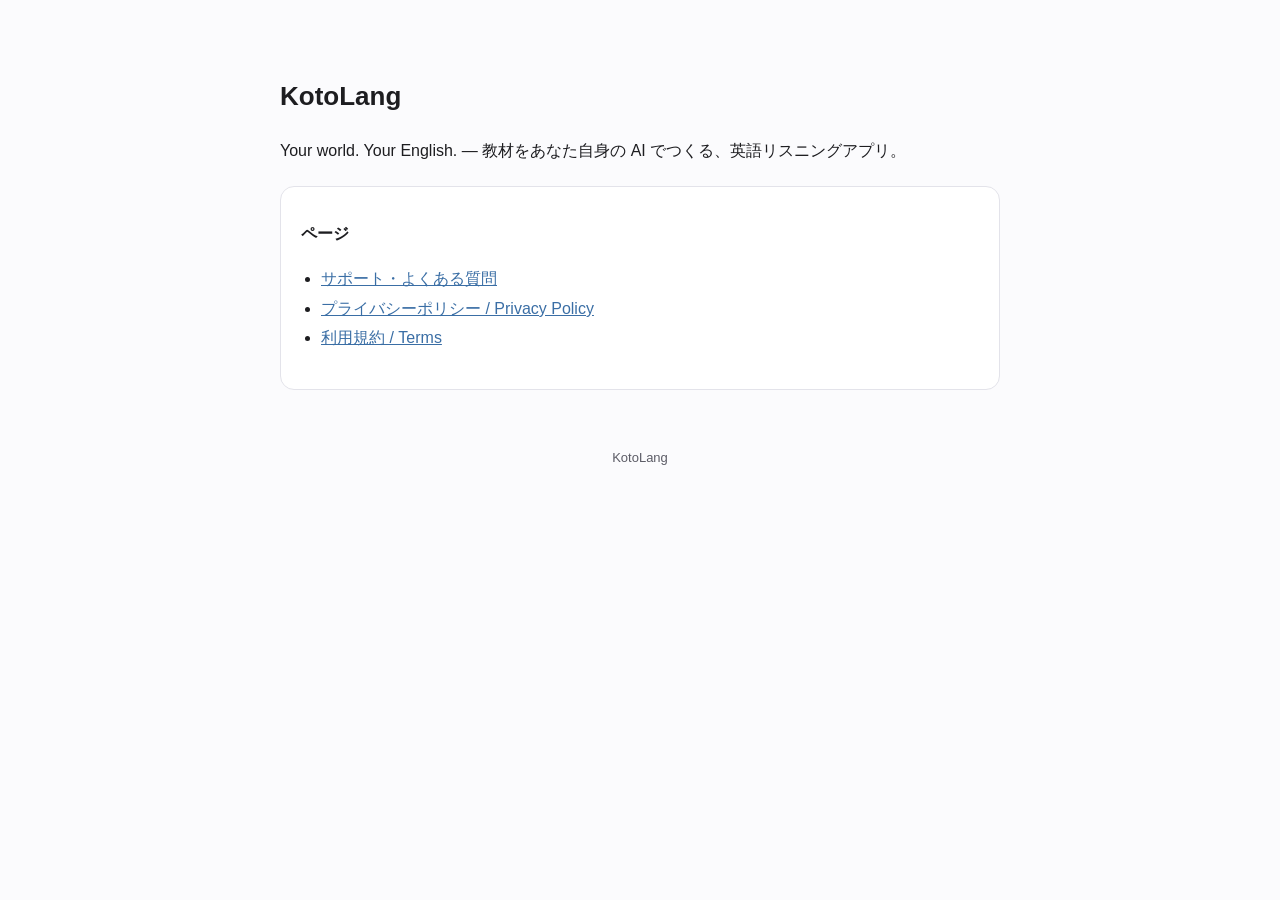
<file: index.html>
<!DOCTYPE html>
<html lang="ja">
<head>
<meta charset="utf-8">
<meta name="viewport" content="width=device-width, initial-scale=1">
<title>KotoLang</title>
<style>
:root{--bg:#fbfbfd;--fg:#1d1d20;--muted:#5c5c66;--accent:#3a6ea5;--line:#e3e3ea;--card:#fff}
@media (prefers-color-scheme:dark){:root{--bg:#141417;--fg:#ececf0;--muted:#a0a0ac;--accent:#8ab4e8;--line:#2c2c33;--card:#1c1c21}}
*{box-sizing:border-box}
body{margin:0;padding:0 16px 72px;background:var(--bg);color:var(--fg);line-height:1.85;
 font-family:-apple-system,BlinkMacSystemFont,"Hiragino Sans","Noto Sans JP",sans-serif}
.wrap{max-width:720px;margin:0 auto}
header{padding:48px 0 8px}
header a{color:var(--muted);text-decoration:none;font-size:14px}
h1{font-size:26px;margin:16px 0 4px}
h2{font-size:20px;margin:40px 0 12px;padding-bottom:8px;border-bottom:1px solid var(--line)}
h3{font-size:16px;margin:28px 0 8px}
p,li{color:var(--fg)}
ul{padding-left:1.25em}
hr{border:0;border-top:1px solid var(--line);margin:40px 0}
a{color:var(--accent)}
code{background:var(--card);border:1px solid var(--line);border-radius:5px;padding:1px 5px;font-size:.92em}
.card{background:var(--card);border:1px solid var(--line);border-radius:14px;padding:4px 20px 20px;margin:20px 0}
footer{margin-top:56px;color:var(--muted);font-size:13px;text-align:center}
</style>
</head>
<body>
<div class="wrap">
<header></header>

<h1>KotoLang</h1>
<p>Your world. Your English. — 教材をあなた自身の AI でつくる、英語リスニングアプリ。</p>
<div class="card">
<h3>ページ</h3>
<ul>
<li><a href="support.html">サポート・よくある質問</a></li>
<li><a href="privacy.html">プライバシーポリシー / Privacy Policy</a></li>
<li><a href="terms.html">利用規約 / Terms</a></li>
</ul>
</div>

<footer>KotoLang</footer>
</div>
</body>
</html>
</file>
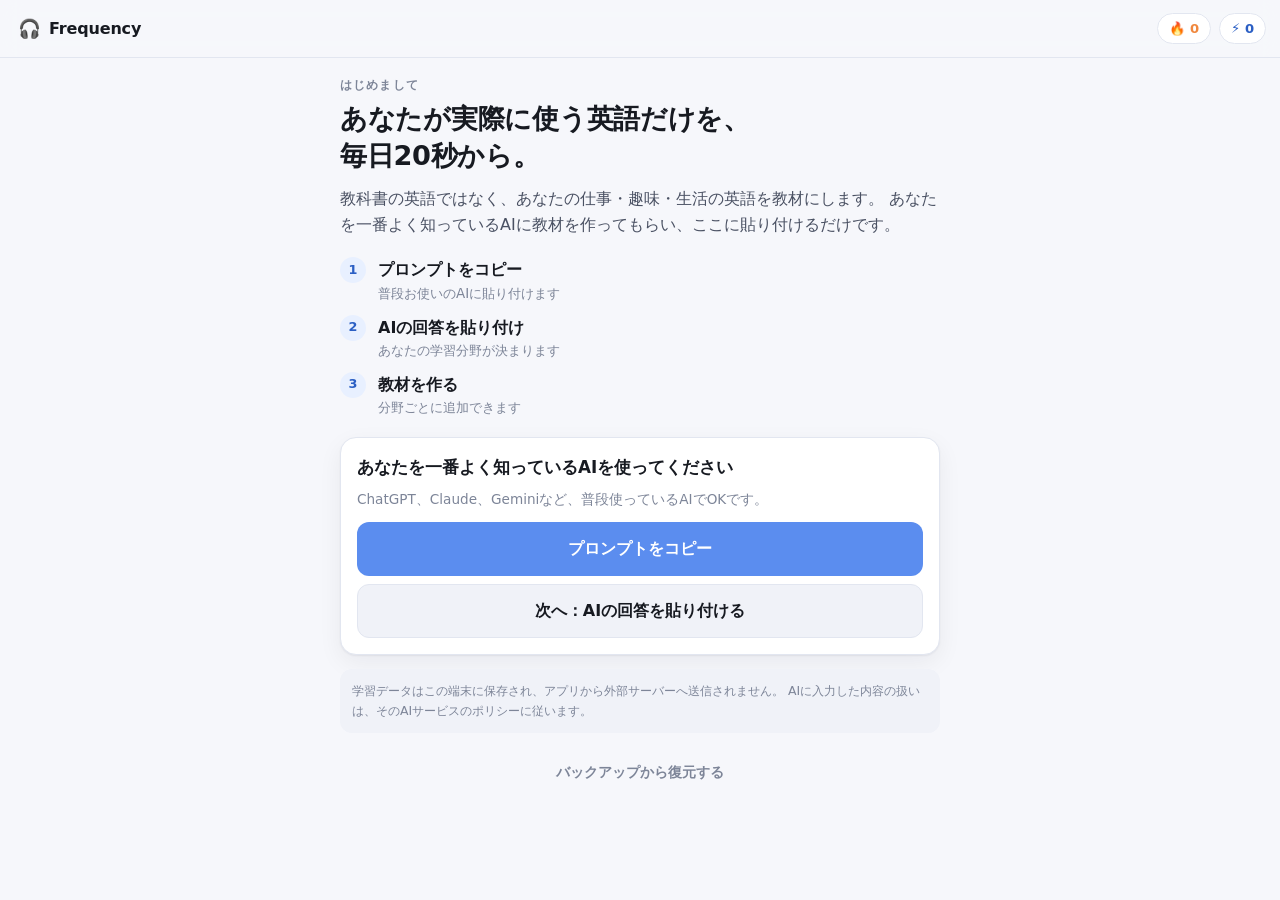
<file: web/index.html>
<!doctype html>
<html lang="ja">
<head>
<meta charset="utf-8">
<meta name="viewport" content="width=device-width, initial-scale=1, viewport-fit=cover">
<meta name="theme-color" content="#5b8def">
<meta name="description" content="あなたが実際に使う英語だけを、毎日20秒から。">
<title>Frequency</title>
<link rel="manifest" href="manifest.webmanifest">
<link rel="icon" href="icons/icon.svg" type="image/svg+xml">
<link rel="apple-touch-icon" href="icons/icon.svg">
<link rel="stylesheet" href="css/app.css">
</head>
<body>

<a class="skip-link" href="#main">本文へスキップ</a>

<div id="boot" class="boot">
  <div class="boot-inner">
    <div class="boot-mark" aria-hidden="true">🎧</div>
    <p>読み込んでいます…</p>
  </div>
</div>

<div id="app" class="app" hidden>

  <header class="topbar">
    <button class="brand" id="brand-home" type="button" aria-label="ホームへ">
      <span class="brand-mark" aria-hidden="true">🎧</span>
      <span class="brand-name">Frequency</span>
    </button>
    <div class="topstats" id="topstats" role="status" aria-live="polite"></div>
  </header>

  <main id="main" class="main">

    <!-- ============================ ONBOARDING ============================ -->
    <section class="view" id="view-welcome" hidden>
      <div class="hero">
        <p class="eyebrow">はじめまして</p>
        <h1>あなたが実際に使う英語だけを、<br>毎日20秒から。</h1>
        <p class="lede">
          教科書の英語ではなく、あなたの仕事・趣味・生活の英語を教材にします。
          あなたを一番よく知っているAIに教材を作ってもらい、ここに貼り付けるだけです。
        </p>
      </div>

      <ol class="steps">
        <li><span class="step-n">1</span><div><strong>プロンプトをコピー</strong><p>普段お使いのAIに貼り付けます</p></div></li>
        <li><span class="step-n">2</span><div><strong>AIの回答を貼り付け</strong><p>あなたの学習分野が決まります</p></div></li>
        <li><span class="step-n">3</span><div><strong>教材を作る</strong><p>分野ごとに追加できます</p></div></li>
      </ol>

      <div class="card">
        <h2>あなたを一番よく知っているAIを使ってください</h2>
        <p class="hint">ChatGPT、Claude、Geminiなど、普段使っているAIでOKです。</p>
        <button class="btn btn-primary" data-copy="profile">プロンプトをコピー</button>
        <button class="btn btn-ghost" id="go-paste-profile">次へ：AIの回答を貼り付ける</button>
      </div>

      <p class="privacy">
        学習データはこの端末に保存され、アプリから外部サーバーへ送信されません。
        AIに入力した内容の扱いは、そのAIサービスのポリシーに従います。
      </p>
      <button class="btn btn-quiet" id="go-restore">バックアップから復元する</button>
    </section>

    <section class="view" id="view-paste-profile" hidden>
      <button class="back" data-nav="welcome" type="button">← 戻る</button>
      <h1>AIの回答を貼り付けてください</h1>
      <p class="hint">AIが返した内容をそのまま貼り付けて構いません。前後に説明文があっても読み取れます。</p>
      <textarea id="profile-input" class="paste" rows="12"
        placeholder="AIの回答をここに貼り付けてください" aria-label="AIの回答"></textarea>
      <div id="profile-error" class="alert" hidden></div>
      <button class="btn btn-primary" id="btn-load-profile">プロフィールを読み込む</button>
      <button class="btn btn-ghost" data-copy="profile">プロンプトをもう一度コピー</button>
    </section>

    <section class="view" id="view-domains" hidden>
      <h1>あなたの学習分野</h1>
      <p class="hint">まずは最も重要な1〜2分野から始めるのがおすすめです。分野は後からいつでも追加できます。</p>
      <div id="domain-list" class="domain-list"></div>
      <button class="btn btn-primary" id="btn-domains-next">次へ</button>
    </section>

    <section class="view" id="view-material" hidden>
      <button class="back" data-nav="home" type="button">← 戻る</button>
      <h1>この分野の教材を作ります</h1>
      <div class="field">
        <label for="material-domain">分野</label>
        <select id="material-domain"></select>
      </div>
      <p class="hint" id="material-hint"></p>
      <button class="btn btn-primary" data-copy="material">プロンプトをコピー</button>
      <textarea id="material-input" class="paste" rows="10"
        placeholder="AIの回答をここに貼り付けてください" aria-label="AIの回答"></textarea>
      <div id="material-error" class="alert" hidden></div>
      <button class="btn btn-primary" id="btn-load-material">問題を追加</button>
      <div id="material-result" class="result" hidden></div>
    </section>

    <section class="view" id="view-ready" hidden>
      <div class="celebrate" aria-hidden="true">🎉</div>
      <h1>準備完了！</h1>
      <div id="ready-stats" class="ready-stats"></div>
      <button class="btn btn-primary" id="btn-ready-start">今日の1問を始める</button>
      <button class="btn btn-ghost" data-nav="home">ホームへ</button>
    </section>

    <!-- =============================== HOME ============================== -->
    <section class="view" id="view-home" hidden>
      <div class="streak-banner" id="streak-banner" hidden></div>

      <div class="today">
        <div class="today-head">
          <p class="eyebrow">今日</p>
          <select id="home-domain" class="domain-select" aria-label="学習する分野"></select>
        </div>
        <div class="today-grid">
          <div class="metric metric-due">
            <span class="metric-n" id="m-due">0</span>
            <span class="metric-l">今日の復習</span>
          </div>
          <div class="metric">
            <span class="metric-n" id="m-new">0</span>
            <span class="metric-l">新しい問題</span>
          </div>
          <div class="metric">
            <span class="metric-n" id="m-xp">0</span>
            <span class="metric-l">XP</span>
          </div>
        </div>
      </div>

      <div id="home-empty" class="card" hidden>
        <h2>まだ教材がありません</h2>
        <p class="hint">分野を選んで、AIに教材を作ってもらいましょう。</p>
        <button class="btn btn-primary" data-nav="material">教材を作る</button>
      </div>

      <div id="home-actions">
        <button class="btn btn-primary btn-lg" id="btn-start">今日の学習を始める</button>
        <button class="btn btn-secondary" id="btn-start-one">今日は1問だけ（20秒）</button>
      </div>

      <div class="mini" id="home-mini"></div>
    </section>

    <!-- ============================= QUESTION ============================ -->
    <section class="view view-quiz" id="view-quiz" hidden>
      <div class="quiz-top">
        <button class="quit" id="btn-quit" type="button" aria-label="学習をやめる">×</button>
        <div class="dots" id="quiz-dots" role="progressbar" aria-label="進捗"></div>
      </div>

      <div class="qmeta">
        <span class="chip" id="q-type"></span>
        <span class="chip chip-quiet" id="q-domain"></span>
        <span class="chip chip-due" id="q-due" hidden>🔁 復習</span>
      </div>

      <p class="qprompt" id="q-prompt"></p>

      <button class="play" id="btn-play" type="button" aria-label="音声を再生">
        <span class="play-icon" aria-hidden="true">▶</span>
        <span class="play-label">もう一度聞く</span>
        <span class="play-count" id="play-count" hidden></span>
      </button>
      <div class="alert alert-quiet" id="audio-warn" hidden></div>

      <div id="q-body" class="qbody"></div>

      <div id="q-feedback" class="feedback" hidden></div>

      <button class="btn btn-primary" id="btn-submit" disabled>こたえる</button>
    </section>

    <!-- ============================= SUMMARY ============================= -->
    <section class="view" id="view-summary" hidden>
      <p class="eyebrow">セッション完了</p>
      <h1>お疲れさま！</h1>
      <div class="summary-grid" id="summary-grid"></div>
      <div class="chest">
        <p class="hint">タップして報酬をあける</p>
        <button class="chest-btn" id="chest" type="button" aria-label="報酬をあける">🎁</button>
        <p class="chest-result" id="chest-result" role="status" aria-live="polite"></p>
      </div>
      <button class="btn btn-primary" data-nav="home">ホームへ戻る</button>
    </section>

    <!-- ============================= LIBRARY ============================= -->
    <section class="view" id="view-library" hidden>
      <h1>ライブラリ</h1>
      <div class="field">
        <label for="lib-domain">分野</label>
        <select id="lib-domain"></select>
      </div>
      <div class="tabs" role="tablist">
        <button class="tab active" data-lib="items" role="tab">表現</button>
        <button class="tab" data-lib="sentences" role="tab">英文</button>
      </div>
      <input type="search" id="lib-search" class="search" placeholder="検索" aria-label="検索">
      <div id="lib-list" class="lib-list"></div>
      <button class="btn btn-ghost" data-nav="material">教材を追加する</button>
    </section>

    <!-- ============================== STATS ============================== -->
    <section class="view" id="view-stats" hidden>
      <h1>統計</h1>
      <div id="stats-body"></div>
    </section>

    <!-- ============================ SETTINGS ============================= -->
    <section class="view" id="view-settings" hidden>
      <h1>設定</h1>

      <div class="card">
        <h2>音声</h2>
        <div class="field">
          <label for="set-voice">読み上げ音声</label>
          <select id="set-voice"></select>
        </div>
        <div class="field">
          <label for="set-rate">読み上げ速度 <span id="rate-val" class="hint"></span></label>
          <input type="range" id="set-rate" min="0.6" max="1.2" step="0.05">
          <button class="linkbtn" id="btn-rate-auto" type="button">難易度に合わせる</button>
        </div>
        <button class="btn btn-ghost" id="btn-test-voice">試し聞き</button>
        <p class="hint" id="voice-help"></p>
      </div>

      <div class="card">
        <h2>学習</h2>
        <div class="field">
          <label for="set-difficulty">難易度</label>
          <select id="set-difficulty">
            <option value="easy">やさしい</option>
            <option value="normal">ふつう</option>
            <option value="hard">むずかしい</option>
          </select>
          <p class="hint" id="difficulty-hint"></p>
        </div>
        <div class="field">
          <label for="set-input">聞き取りの入力方法</label>
          <select id="set-input">
            <option value="tap">タップして組み立てる（スマホ向け）</option>
            <option value="keyboard">キーボードで入力する</option>
          </select>
        </div>
        <div class="field">
          <label for="set-goal">1日の目標</label>
          <select id="set-goal">
            <option value="1">1問（おすすめ）</option>
            <option value="5">5問</option>
            <option value="10">10問</option>
            <option value="20">20問</option>
          </select>
        </div>
      </div>

      <div class="card">
        <h2>教材</h2>
        <button class="btn btn-ghost" data-nav="material">教材を追加する</button>
        <button class="btn btn-ghost" data-copy="domain">新しい分野を作るプロンプトをコピー</button>
        <button class="btn btn-ghost" id="btn-audit">品質チェック（上級者向け）</button>
        <div id="audit-panel" hidden>
          <p class="hint">生成した英文を別のAIに検査させて、品質の低い文を除外できます。</p>
          <button class="btn btn-ghost" data-copy="audit">監査プロンプトをコピー</button>
          <textarea id="audit-input" class="paste" rows="6"
            placeholder="AIの回答をここに貼り付けてください" aria-label="監査結果"></textarea>
          <button class="btn btn-ghost" id="btn-load-audit">監査結果を読み込む</button>
          <div id="audit-result" class="result" hidden></div>
        </div>
      </div>

      <div class="card">
        <h2>データ</h2>
        <p class="hint" id="storage-note"></p>
        <button class="btn btn-ghost" id="btn-export">データをエクスポート</button>
        <button class="btn btn-ghost" id="btn-import">データをインポート</button>
        <input type="file" id="import-file" accept="application/json,.json" hidden>
        <div id="backup-result" class="result" hidden></div>
      </div>

      <div class="card">
        <h2>取り込んだデータの初期化</h2>
        <p class="hint">
          AIから取り込んだ教材をやり直せます。消す範囲を選べるので、
          学習の記録を残したまま教材だけを入れ替えることもできます。
        </p>
        <div id="reset-summary" class="reset-summary"></div>

        <div class="field">
          <label for="reset-domain">分野を選んで教材を削除</label>
          <select id="reset-domain"></select>
          <p class="hint" id="reset-domain-detail"></p>
        </div>
        <button class="btn btn-ghost" id="btn-reset-domain">この分野の教材を削除</button>
        <button class="btn btn-ghost" id="btn-reset-domain-all">この分野ごと削除</button>
        <button class="btn btn-ghost" id="btn-reset-material">教材をすべて削除（記録は残す）</button>

        <hr class="rule">
        <p class="group-label">プロフィール・分野</p>
        <p class="hint">
          最初にAIから取り込んだ、あなたの情報と学習分野です。
        </p>
        <button class="btn btn-ghost" id="btn-reprofile">プロフィールを取り込み直す</button>
        <button class="btn btn-ghost" id="btn-reset-profile">プロフィールと分野を初期化</button>

        <hr class="rule">
        <p class="group-label">学習の記録</p>
        <button class="btn btn-ghost" id="btn-reset-progress">学習記録だけリセット（教材は残す）</button>

        <hr class="rule">
        <p class="group-label">すべて</p>
        <button class="btn btn-danger" id="btn-wipe">すべて初期化して最初からやり直す</button>
        <div id="reset-result" class="result" hidden></div>
      </div>

      <p class="privacy">
        学習データはこの端末に保存され、アプリから外部サーバーへ送信されません。
        AIに入力した内容の扱いは、そのAIサービスのポリシーに従います。
      </p>
      <p class="hint" id="build-note"></p>
    </section>

  </main>

  <nav class="tabbar" id="tabbar" aria-label="メインナビゲーション">
    <button class="tabbtn" data-nav="home"><span aria-hidden="true">🏠</span>ホーム</button>
    <button class="tabbtn" data-nav="library"><span aria-hidden="true">📚</span>ライブラリ</button>
    <button class="tabbtn" data-nav="stats"><span aria-hidden="true">📊</span>統計</button>
    <button class="tabbtn" data-nav="settings"><span aria-hidden="true">⚙️</span>設定</button>
  </nav>
</div>

<div class="toast" id="toast" role="status" aria-live="polite" hidden></div>

<dialog id="confirm" class="confirm">
  <h2 id="confirm-title"></h2>
  <p id="confirm-body"></p>
  <div class="confirm-actions">
    <button class="btn btn-ghost" id="confirm-no">キャンセル</button>
    <button class="btn btn-danger" id="confirm-yes">実行する</button>
  </div>
</dialog>

<script src="js/util.js"></script>
<script src="js/db.js"></script>
<script src="js/prompts.js"></script>
<script src="js/questions.js"></script>
<script src="js/importer.js"></script>
<script src="js/srs.js"></script>
<script src="js/progress.js"></script>
<script src="js/speech.js"></script>
<script src="js/session.js"></script>
<script src="js/backup.js"></script>
<script src="js/reset.js"></script>
<script src="js/ui.js"></script>
<script src="js/app.js"></script>
</body>
</html>
</file>
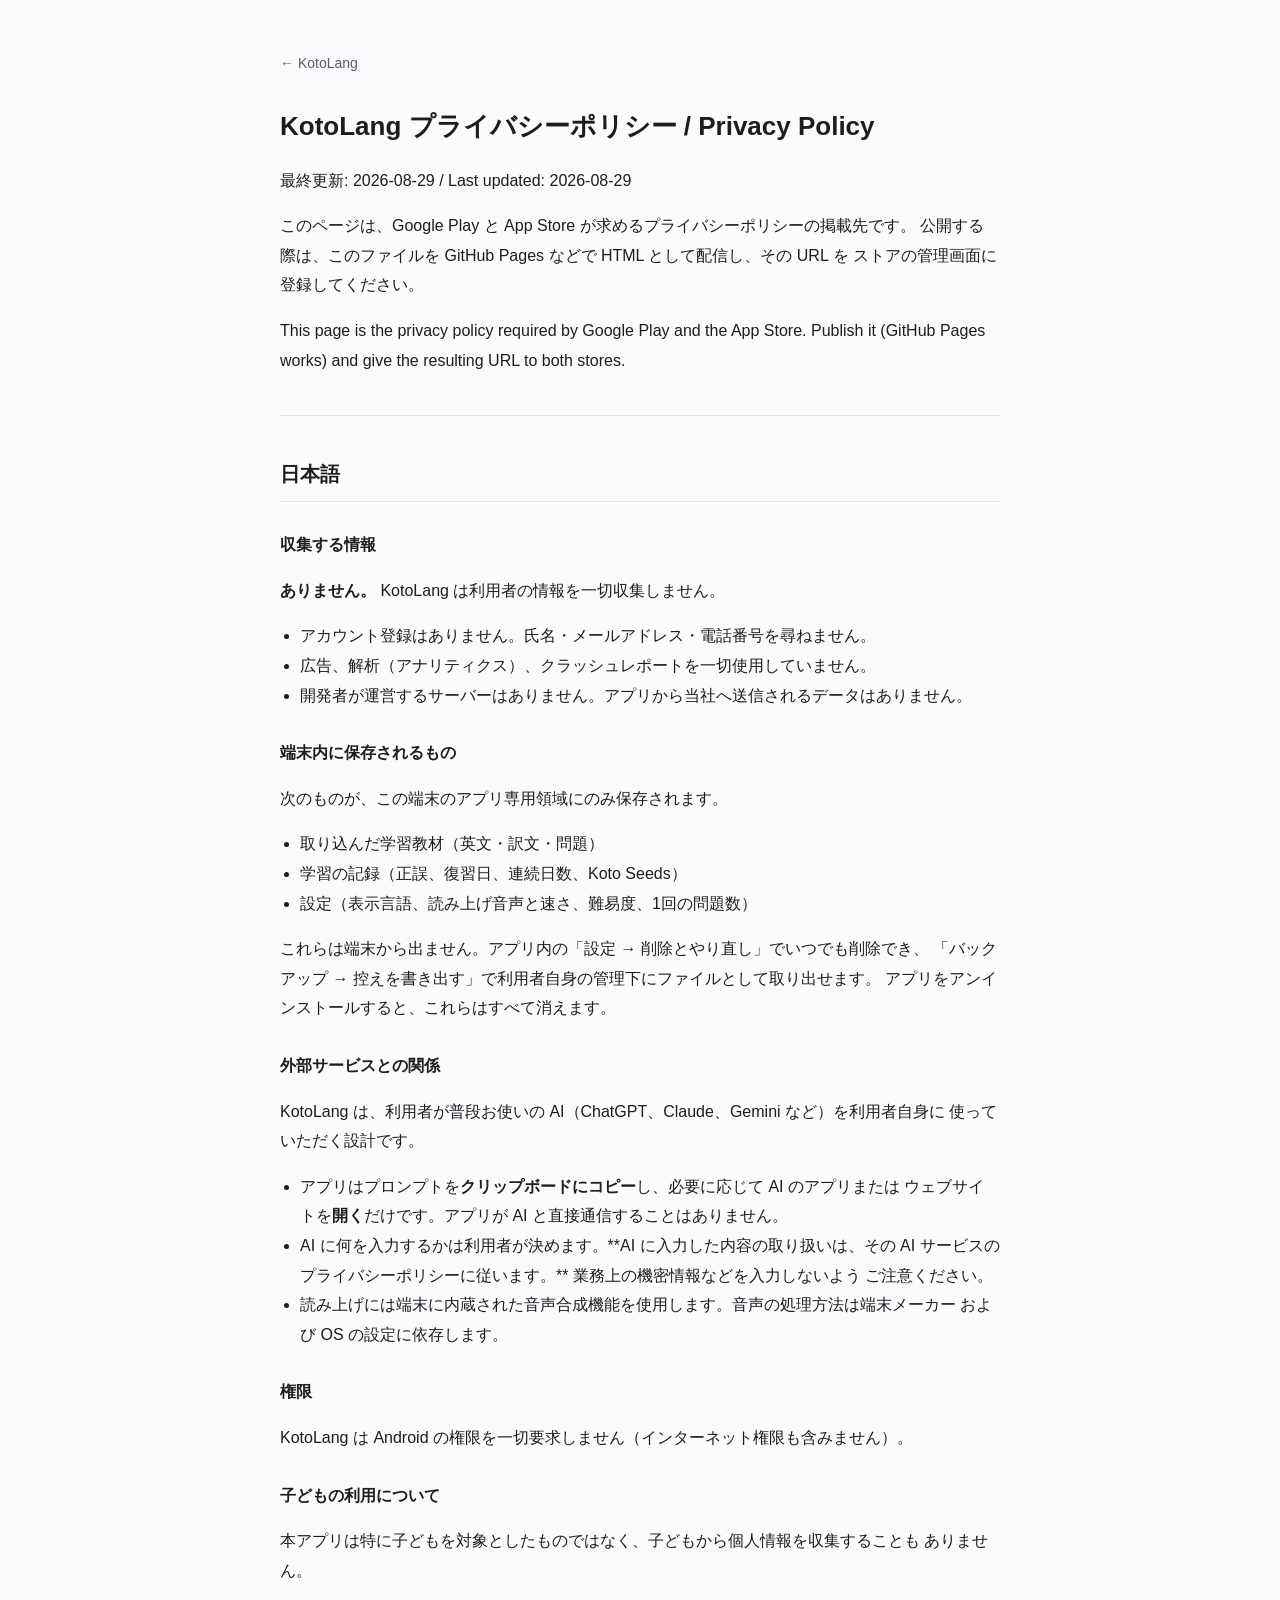
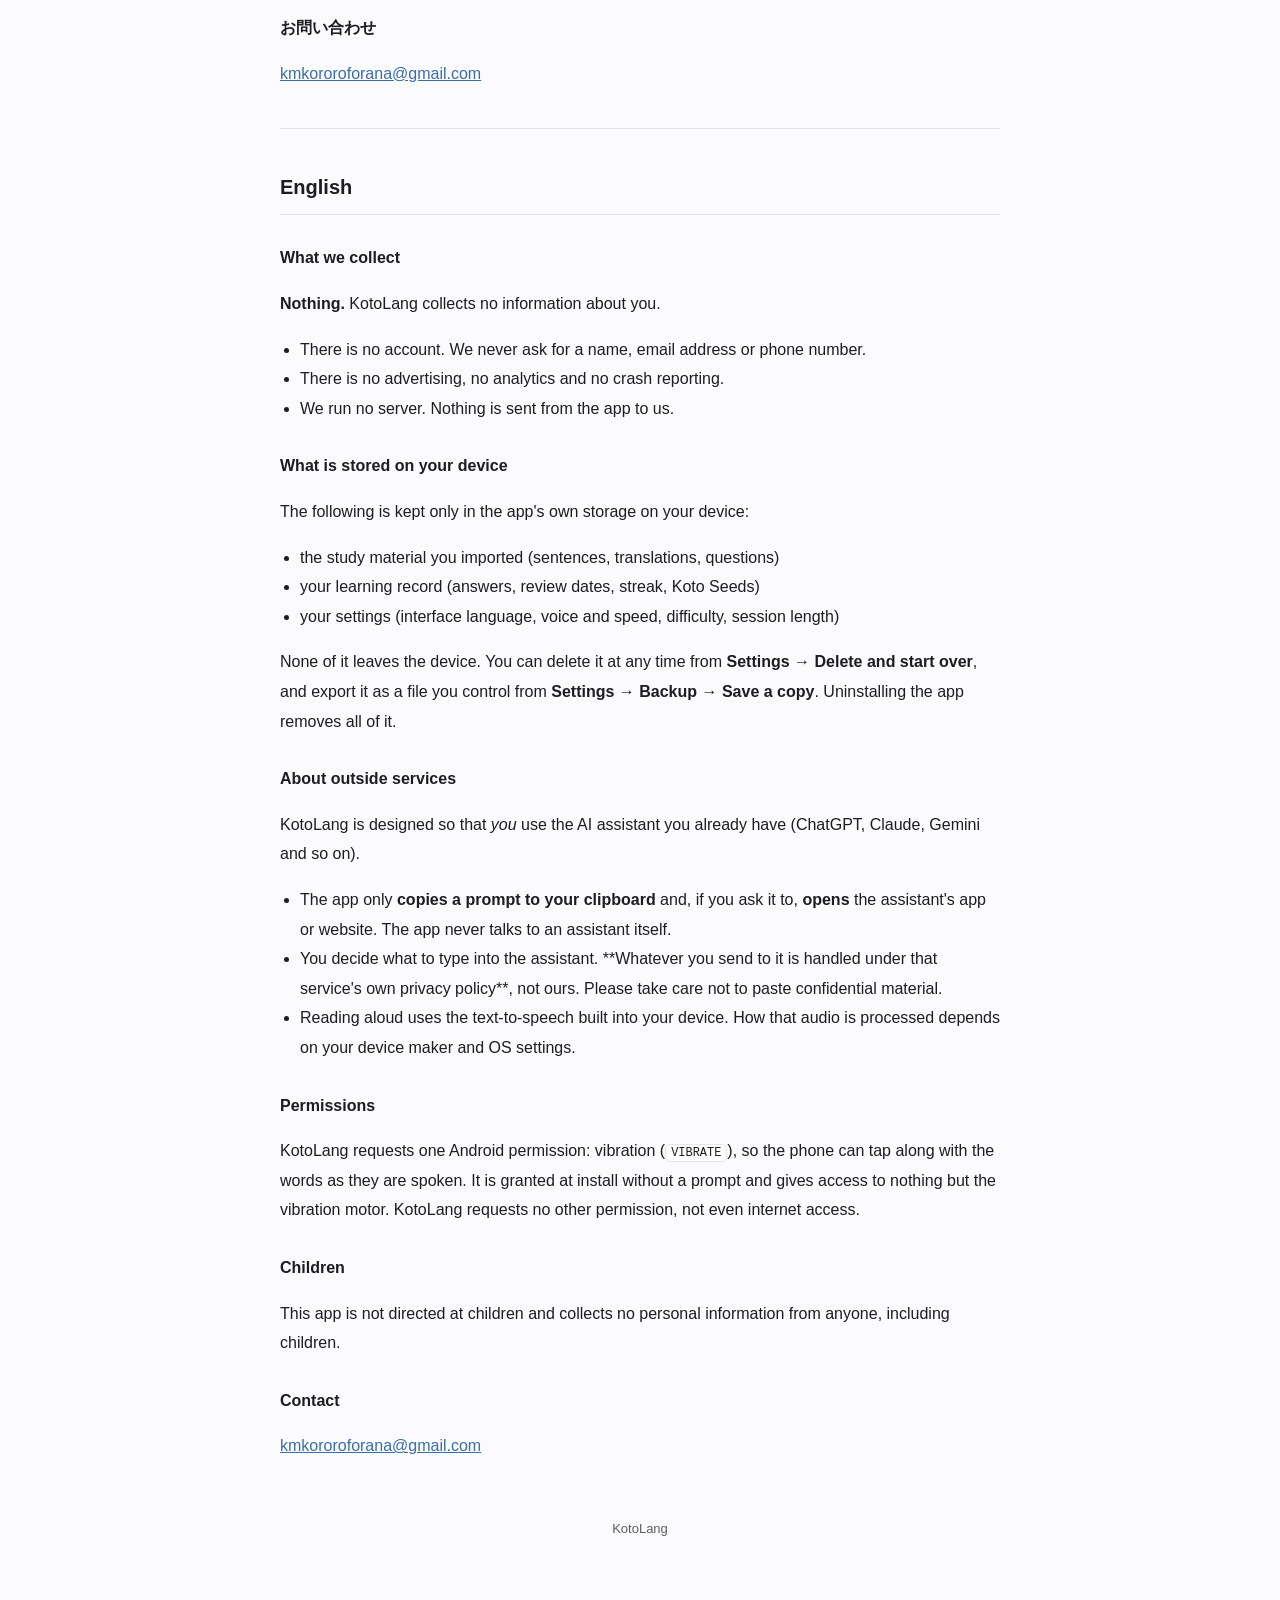
<file: privacy.html>
<!DOCTYPE html>
<html lang="ja">
<head>
<meta charset="utf-8">
<meta name="viewport" content="width=device-width, initial-scale=1">
<title>KotoLang プライバシーポリシー</title>
<style>
:root{--bg:#fbfbfd;--fg:#1d1d20;--muted:#5c5c66;--accent:#3a6ea5;--line:#e3e3ea;--card:#fff}
@media (prefers-color-scheme:dark){:root{--bg:#141417;--fg:#ececf0;--muted:#a0a0ac;--accent:#8ab4e8;--line:#2c2c33;--card:#1c1c21}}
*{box-sizing:border-box}
body{margin:0;padding:0 16px 72px;background:var(--bg);color:var(--fg);line-height:1.85;
 font-family:-apple-system,BlinkMacSystemFont,"Hiragino Sans","Noto Sans JP",sans-serif}
.wrap{max-width:720px;margin:0 auto}
header{padding:48px 0 8px}
header a{color:var(--muted);text-decoration:none;font-size:14px}
h1{font-size:26px;margin:16px 0 4px}
h2{font-size:20px;margin:40px 0 12px;padding-bottom:8px;border-bottom:1px solid var(--line)}
h3{font-size:16px;margin:28px 0 8px}
p,li{color:var(--fg)}
ul{padding-left:1.25em}
hr{border:0;border-top:1px solid var(--line);margin:40px 0}
a{color:var(--accent)}
code{background:var(--card);border:1px solid var(--line);border-radius:5px;padding:1px 5px;font-size:.92em}
.card{background:var(--card);border:1px solid var(--line);border-radius:14px;padding:4px 20px 20px;margin:20px 0}
footer{margin-top:56px;color:var(--muted);font-size:13px;text-align:center}
</style>
</head>
<body>
<div class="wrap">
<header><a href="./">&larr; KotoLang</a></header>
<h1>KotoLang プライバシーポリシー / Privacy Policy</h1>
<p>最終更新: 2026-08-29 / Last updated: 2026-08-29</p>
<p>このページは、Google Play と App Store が求めるプライバシーポリシーの掲載先です。 公開する際は、このファイルを GitHub Pages などで HTML として配信し、その URL を ストアの管理画面に登録してください。</p>
<p>This page is the privacy policy required by Google Play and the App Store. Publish it (GitHub Pages works) and give the resulting URL to both stores.</p>
<hr>
<h2>日本語</h2>
<h3>収集する情報</h3>
<p><strong>ありません。</strong> KotoLang は利用者の情報を一切収集しません。</p>
<ul>
<li>アカウント登録はありません。氏名・メールアドレス・電話番号を尋ねません。</li>
<li>広告、解析（アナリティクス）、クラッシュレポートを一切使用していません。</li>
<li>開発者が運営するサーバーはありません。アプリから当社へ送信されるデータはありません。</li>
</ul>
<h3>端末内に保存されるもの</h3>
<p>次のものが、この端末のアプリ専用領域にのみ保存されます。</p>
<ul>
<li>取り込んだ学習教材（英文・訳文・問題）</li>
<li>学習の記録（正誤、復習日、連続日数、Koto Seeds）</li>
<li>設定（表示言語、読み上げ音声と速さ、難易度、1回の問題数）</li>
</ul>
<p>これらは端末から出ません。アプリ内の「設定 → 削除とやり直し」でいつでも削除でき、 「バックアップ → 控えを書き出す」で利用者自身の管理下にファイルとして取り出せます。 アプリをアンインストールすると、これらはすべて消えます。</p>
<h3>外部サービスとの関係</h3>
<p>KotoLang は、利用者が普段お使いの AI（ChatGPT、Claude、Gemini など）を利用者自身に 使っていただく設計です。</p>
<ul>
<li>アプリはプロンプトを<strong>クリップボードにコピー</strong>し、必要に応じて AI のアプリまたは ウェブサイトを<strong>開く</strong>だけです。アプリが AI と直接通信することはありません。</li>
<li>AI に何を入力するかは利用者が決めます。**AI に入力した内容の取り扱いは、その AI サービスのプライバシーポリシーに従います。** 業務上の機密情報などを入力しないよう ご注意ください。</li>
<li>読み上げには端末に内蔵された音声合成機能を使用します。音声の処理方法は端末メーカー および OS の設定に依存します。</li>
</ul>
<h3>権限</h3>
<p>KotoLang は Android の権限を一切要求しません（インターネット権限も含みません）。</p>
<h3>子どもの利用について</h3>
<p>本アプリは特に子どもを対象としたものではなく、子どもから個人情報を収集することも ありません。</p>
<h3>お問い合わせ</h3>
<p><a href="mailto:kmkororoforana@gmail.com">kmkororoforana@gmail.com</a></p>
<hr>
<h2>English</h2>
<h3>What we collect</h3>
<p><strong>Nothing.</strong> KotoLang collects no information about you.</p>
<ul>
<li>There is no account. We never ask for a name, email address or phone number.</li>
<li>There is no advertising, no analytics and no crash reporting.</li>
<li>We run no server. Nothing is sent from the app to us.</li>
</ul>
<h3>What is stored on your device</h3>
<p>The following is kept only in the app&#x27;s own storage on your device:</p>
<ul>
<li>the study material you imported (sentences, translations, questions)</li>
<li>your learning record (answers, review dates, streak, Koto Seeds)</li>
<li>your settings (interface language, voice and speed, difficulty, session length)</li>
</ul>
<p>None of it leaves the device. You can delete it at any time from <strong>Settings → Delete and start over</strong>, and export it as a file you control from <strong>Settings → Backup → Save a copy</strong>. Uninstalling the app removes all of it.</p>
<h3>About outside services</h3>
<p>KotoLang is designed so that <em>you</em> use the AI assistant you already have (ChatGPT, Claude, Gemini and so on).</p>
<ul>
<li>The app only <strong>copies a prompt to your clipboard</strong> and, if you ask it to, <strong>opens</strong> the assistant&#x27;s app or website. The app never talks to an assistant itself.</li>
<li>You decide what to type into the assistant. **Whatever you send to it is handled under that service&#x27;s own privacy policy**, not ours. Please take care not to paste confidential material.</li>
<li>Reading aloud uses the text-to-speech built into your device. How that audio is processed depends on your device maker and OS settings.</li>
</ul>
<h3>Permissions</h3>
<p>KotoLang requests one Android permission: vibration (<code>VIBRATE</code>), so the phone can tap along with the words as they are spoken. It is granted at install without a prompt and gives access to nothing but the vibration motor. KotoLang requests no other permission, not even internet access.</p>
<h3>Children</h3>
<p>This app is not directed at children and collects no personal information from anyone, including children.</p>
<h3>Contact</h3>
<p><a href="mailto:kmkororoforana@gmail.com">kmkororoforana@gmail.com</a></p>
<footer>KotoLang</footer>
</div>
</body>
</html>
</file>
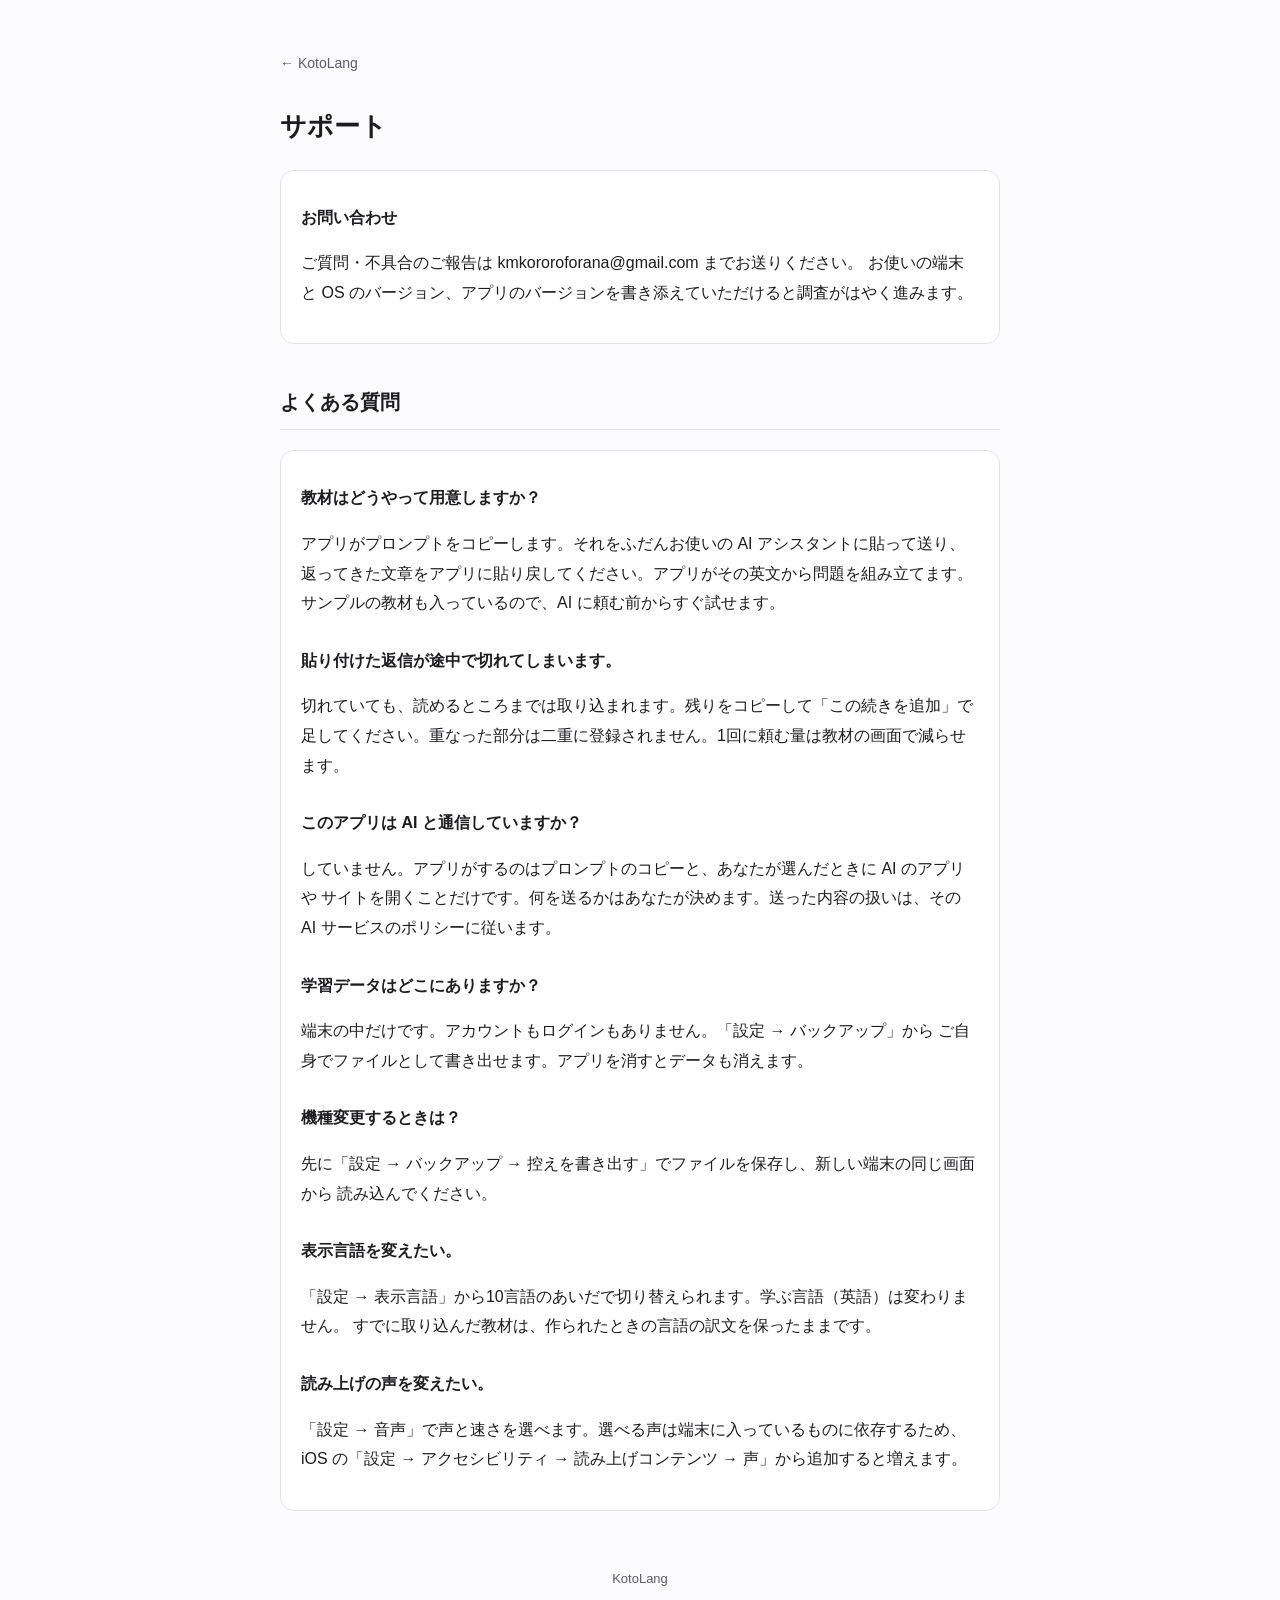
<file: support.html>
<!DOCTYPE html>
<html lang="ja">
<head>
<meta charset="utf-8">
<meta name="viewport" content="width=device-width, initial-scale=1">
<title>KotoLang サポート</title>
<style>
:root{--bg:#fbfbfd;--fg:#1d1d20;--muted:#5c5c66;--accent:#3a6ea5;--line:#e3e3ea;--card:#fff}
@media (prefers-color-scheme:dark){:root{--bg:#141417;--fg:#ececf0;--muted:#a0a0ac;--accent:#8ab4e8;--line:#2c2c33;--card:#1c1c21}}
*{box-sizing:border-box}
body{margin:0;padding:0 16px 72px;background:var(--bg);color:var(--fg);line-height:1.85;
 font-family:-apple-system,BlinkMacSystemFont,"Hiragino Sans","Noto Sans JP",sans-serif}
.wrap{max-width:720px;margin:0 auto}
header{padding:48px 0 8px}
header a{color:var(--muted);text-decoration:none;font-size:14px}
h1{font-size:26px;margin:16px 0 4px}
h2{font-size:20px;margin:40px 0 12px;padding-bottom:8px;border-bottom:1px solid var(--line)}
h3{font-size:16px;margin:28px 0 8px}
p,li{color:var(--fg)}
ul{padding-left:1.25em}
hr{border:0;border-top:1px solid var(--line);margin:40px 0}
a{color:var(--accent)}
code{background:var(--card);border:1px solid var(--line);border-radius:5px;padding:1px 5px;font-size:.92em}
.card{background:var(--card);border:1px solid var(--line);border-radius:14px;padding:4px 20px 20px;margin:20px 0}
footer{margin-top:56px;color:var(--muted);font-size:13px;text-align:center}
</style>
</head>
<body>
<div class="wrap">
<header><a href="./">&larr; KotoLang</a></header>

<h1>サポート</h1>
<div class="card">
<h3>お問い合わせ</h3>
<p>ご質問・不具合のご報告は kmkororoforana@gmail.com までお送りください。
お使いの端末と OS のバージョン、アプリのバージョンを書き添えていただけると調査がはやく進みます。</p>
</div>

<h2>よくある質問</h2>
<div class="card">
<h3>教材はどうやって用意しますか？</h3>
<p>アプリがプロンプトをコピーします。それをふだんお使いの AI アシスタントに貼って送り、
返ってきた文章をアプリに貼り戻してください。アプリがその英文から問題を組み立てます。
サンプルの教材も入っているので、AI に頼む前からすぐ試せます。</p>

<h3>貼り付けた返信が途中で切れてしまいます。</h3>
<p>切れていても、読めるところまでは取り込まれます。残りをコピーして「この続きを追加」で
足してください。重なった部分は二重に登録されません。1回に頼む量は教材の画面で減らせます。</p>

<h3>このアプリは AI と通信していますか？</h3>
<p>していません。アプリがするのはプロンプトのコピーと、あなたが選んだときに AI のアプリや
サイトを開くことだけです。何を送るかはあなたが決めます。送った内容の扱いは、その AI
サービスのポリシーに従います。</p>

<h3>学習データはどこにありますか？</h3>
<p>端末の中だけです。アカウントもログインもありません。「設定 → バックアップ」から
ご自身でファイルとして書き出せます。アプリを消すとデータも消えます。</p>

<h3>機種変更するときは？</h3>
<p>先に「設定 → バックアップ → 控えを書き出す」でファイルを保存し、新しい端末の同じ画面から
読み込んでください。</p>

<h3>表示言語を変えたい。</h3>
<p>「設定 → 表示言語」から10言語のあいだで切り替えられます。学ぶ言語（英語）は変わりません。
すでに取り込んだ教材は、作られたときの言語の訳文を保ったままです。</p>

<h3>読み上げの声を変えたい。</h3>
<p>「設定 → 音声」で声と速さを選べます。選べる声は端末に入っているものに依存するため、
iOS の「設定 → アクセシビリティ → 読み上げコンテンツ → 声」から追加すると増えます。</p>
</div>

<footer>KotoLang</footer>
</div>
</body>
</html>
</file>
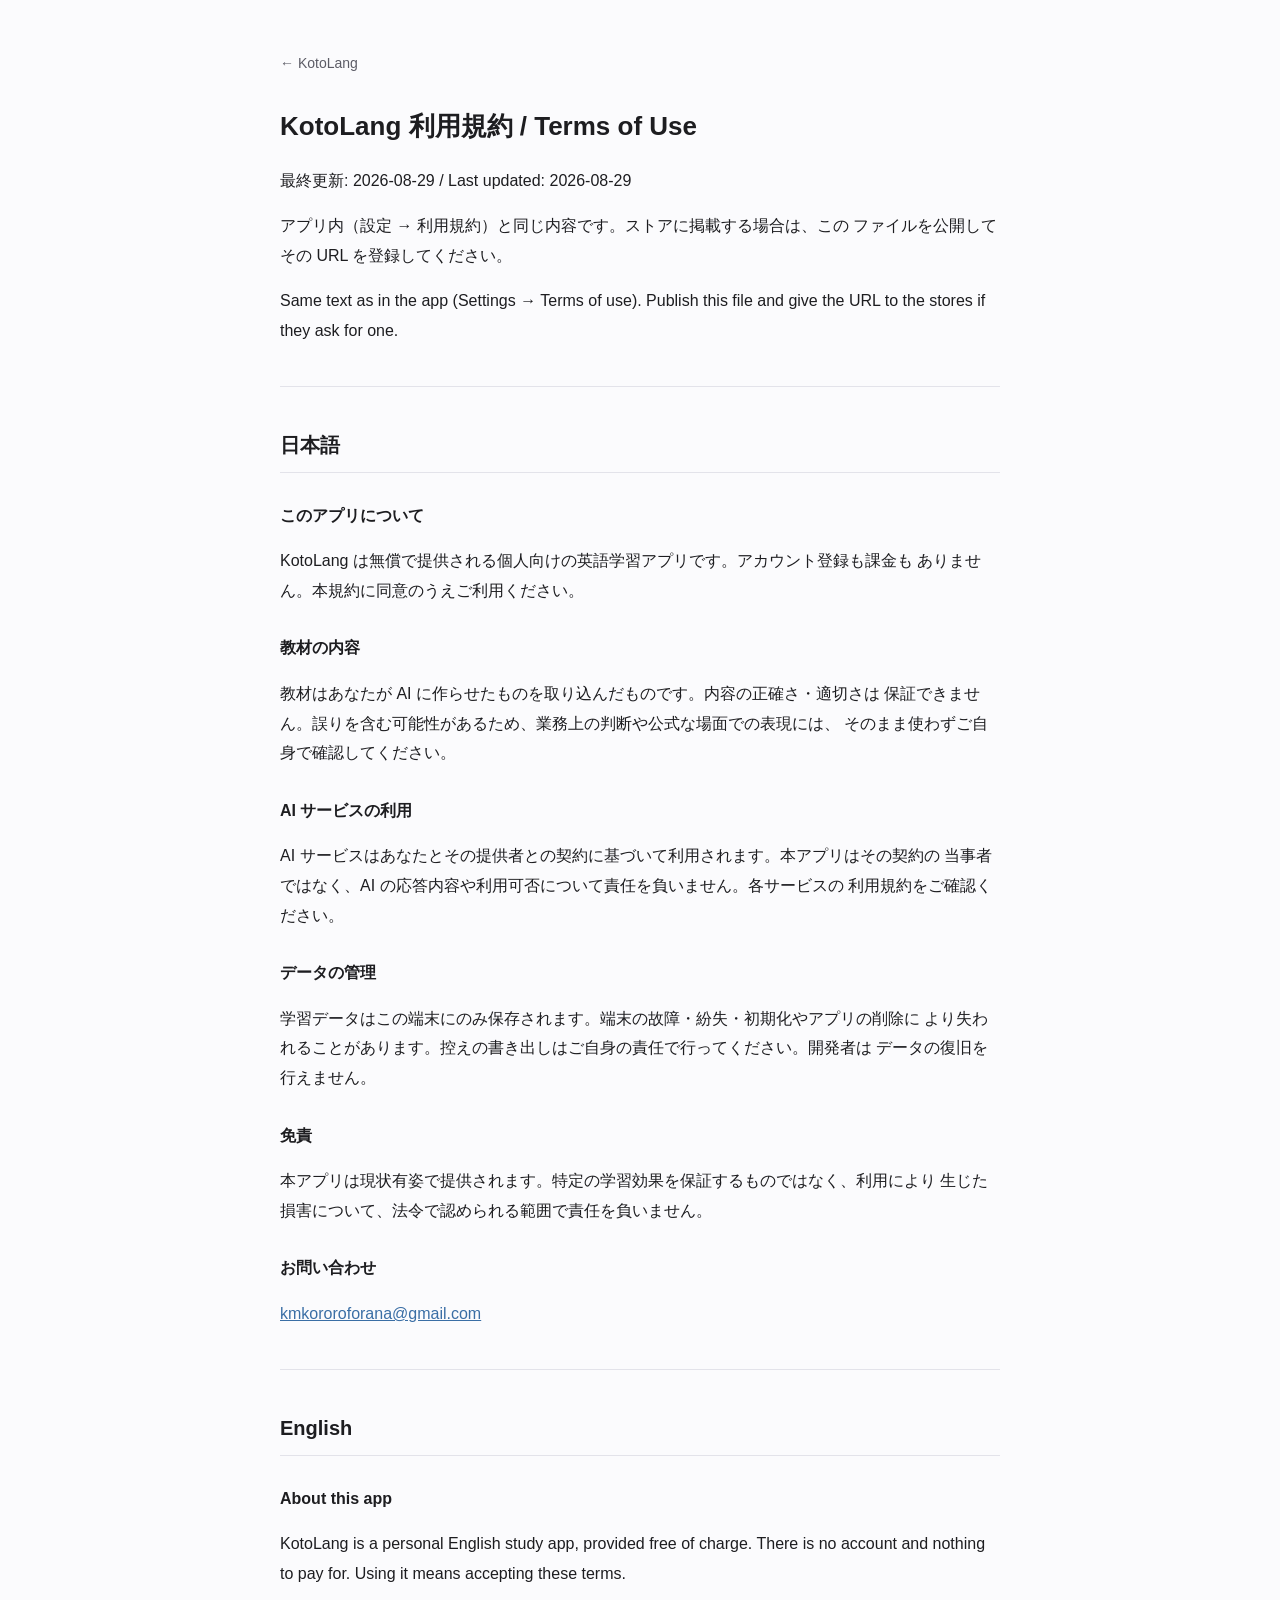
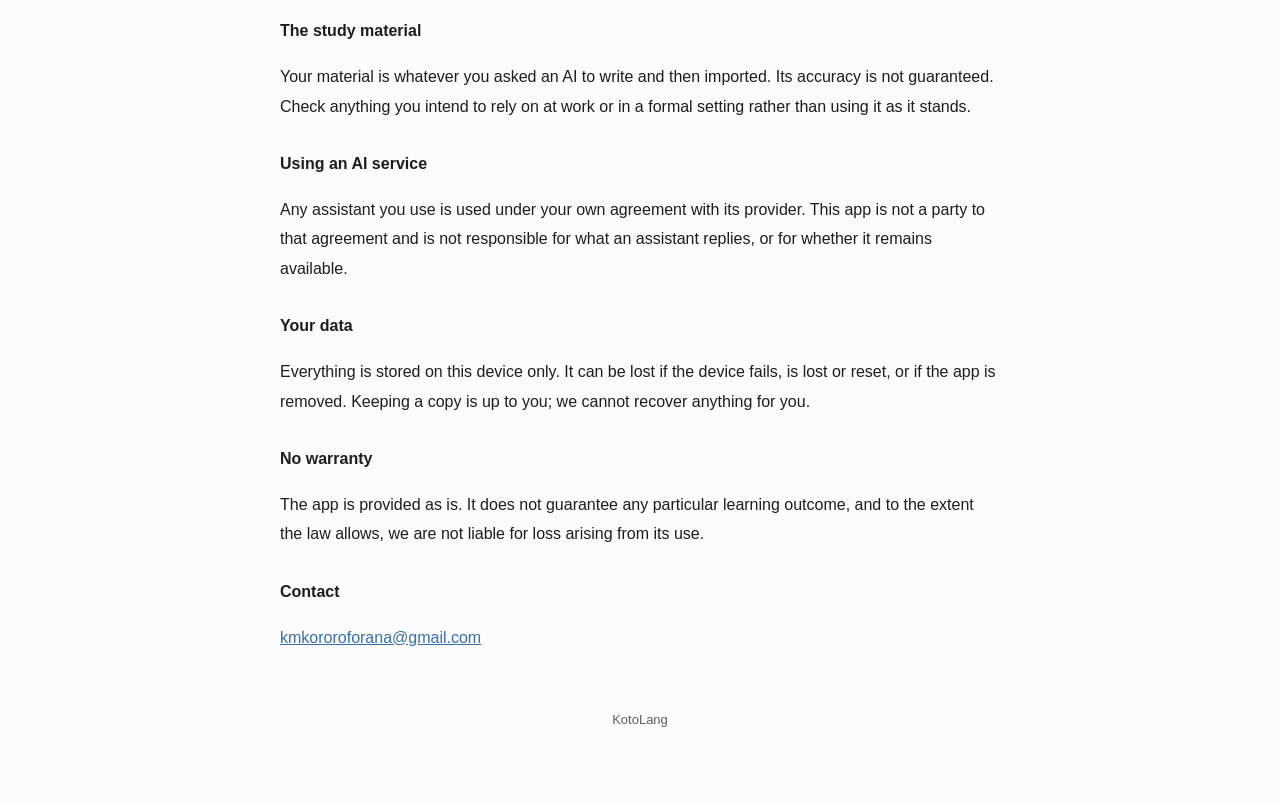
<file: terms.html>
<!DOCTYPE html>
<html lang="ja">
<head>
<meta charset="utf-8">
<meta name="viewport" content="width=device-width, initial-scale=1">
<title>KotoLang 利用規約</title>
<style>
:root{--bg:#fbfbfd;--fg:#1d1d20;--muted:#5c5c66;--accent:#3a6ea5;--line:#e3e3ea;--card:#fff}
@media (prefers-color-scheme:dark){:root{--bg:#141417;--fg:#ececf0;--muted:#a0a0ac;--accent:#8ab4e8;--line:#2c2c33;--card:#1c1c21}}
*{box-sizing:border-box}
body{margin:0;padding:0 16px 72px;background:var(--bg);color:var(--fg);line-height:1.85;
 font-family:-apple-system,BlinkMacSystemFont,"Hiragino Sans","Noto Sans JP",sans-serif}
.wrap{max-width:720px;margin:0 auto}
header{padding:48px 0 8px}
header a{color:var(--muted);text-decoration:none;font-size:14px}
h1{font-size:26px;margin:16px 0 4px}
h2{font-size:20px;margin:40px 0 12px;padding-bottom:8px;border-bottom:1px solid var(--line)}
h3{font-size:16px;margin:28px 0 8px}
p,li{color:var(--fg)}
ul{padding-left:1.25em}
hr{border:0;border-top:1px solid var(--line);margin:40px 0}
a{color:var(--accent)}
code{background:var(--card);border:1px solid var(--line);border-radius:5px;padding:1px 5px;font-size:.92em}
.card{background:var(--card);border:1px solid var(--line);border-radius:14px;padding:4px 20px 20px;margin:20px 0}
footer{margin-top:56px;color:var(--muted);font-size:13px;text-align:center}
</style>
</head>
<body>
<div class="wrap">
<header><a href="./">&larr; KotoLang</a></header>
<h1>KotoLang 利用規約 / Terms of Use</h1>
<p>最終更新: 2026-08-29 / Last updated: 2026-08-29</p>
<p>アプリ内（設定 → 利用規約）と同じ内容です。ストアに掲載する場合は、この ファイルを公開してその URL を登録してください。</p>
<p>Same text as in the app (Settings → Terms of use). Publish this file and give the URL to the stores if they ask for one.</p>
<hr>
<h2>日本語</h2>
<h3>このアプリについて</h3>
<p>KotoLang は無償で提供される個人向けの英語学習アプリです。アカウント登録も課金も ありません。本規約に同意のうえご利用ください。</p>
<h3>教材の内容</h3>
<p>教材はあなたが AI に作らせたものを取り込んだものです。内容の正確さ・適切さは 保証できません。誤りを含む可能性があるため、業務上の判断や公式な場面での表現には、 そのまま使わずご自身で確認してください。</p>
<h3>AI サービスの利用</h3>
<p>AI サービスはあなたとその提供者との契約に基づいて利用されます。本アプリはその契約の 当事者ではなく、AI の応答内容や利用可否について責任を負いません。各サービスの 利用規約をご確認ください。</p>
<h3>データの管理</h3>
<p>学習データはこの端末にのみ保存されます。端末の故障・紛失・初期化やアプリの削除に より失われることがあります。控えの書き出しはご自身の責任で行ってください。開発者は データの復旧を行えません。</p>
<h3>免責</h3>
<p>本アプリは現状有姿で提供されます。特定の学習効果を保証するものではなく、利用により 生じた損害について、法令で認められる範囲で責任を負いません。</p>
<h3>お問い合わせ</h3>
<p><a href="mailto:kmkororoforana@gmail.com">kmkororoforana@gmail.com</a></p>
<hr>
<h2>English</h2>
<h3>About this app</h3>
<p>KotoLang is a personal English study app, provided free of charge. There is no account and nothing to pay for. Using it means accepting these terms.</p>
<h3>The study material</h3>
<p>Your material is whatever you asked an AI to write and then imported. Its accuracy is not guaranteed. Check anything you intend to rely on at work or in a formal setting rather than using it as it stands.</p>
<h3>Using an AI service</h3>
<p>Any assistant you use is used under your own agreement with its provider. This app is not a party to that agreement and is not responsible for what an assistant replies, or for whether it remains available.</p>
<h3>Your data</h3>
<p>Everything is stored on this device only. It can be lost if the device fails, is lost or reset, or if the app is removed. Keeping a copy is up to you; we cannot recover anything for you.</p>
<h3>No warranty</h3>
<p>The app is provided as is. It does not guarantee any particular learning outcome, and to the extent the law allows, we are not liable for loss arising from its use.</p>
<h3>Contact</h3>
<p><a href="mailto:kmkororoforana@gmail.com">kmkororoforana@gmail.com</a></p>
<footer>KotoLang</footer>
</div>
</body>
</html>
</file>
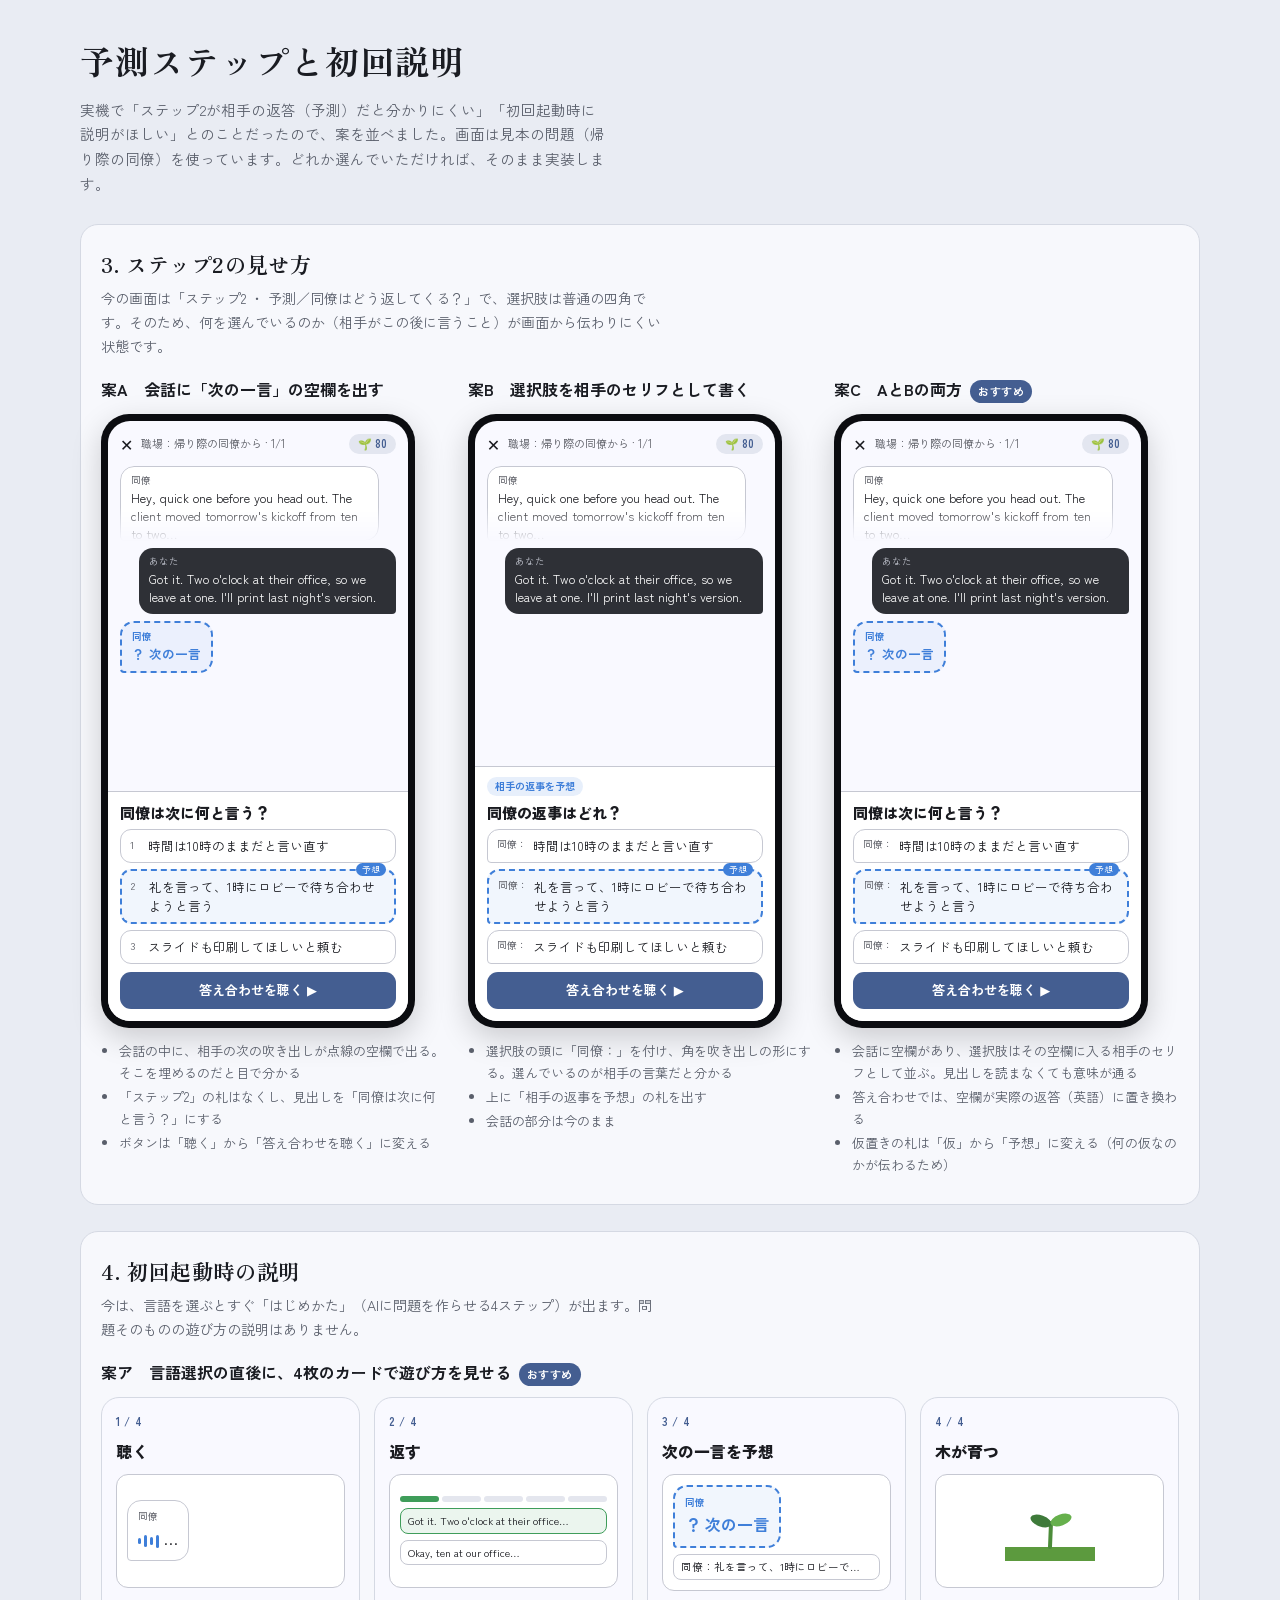
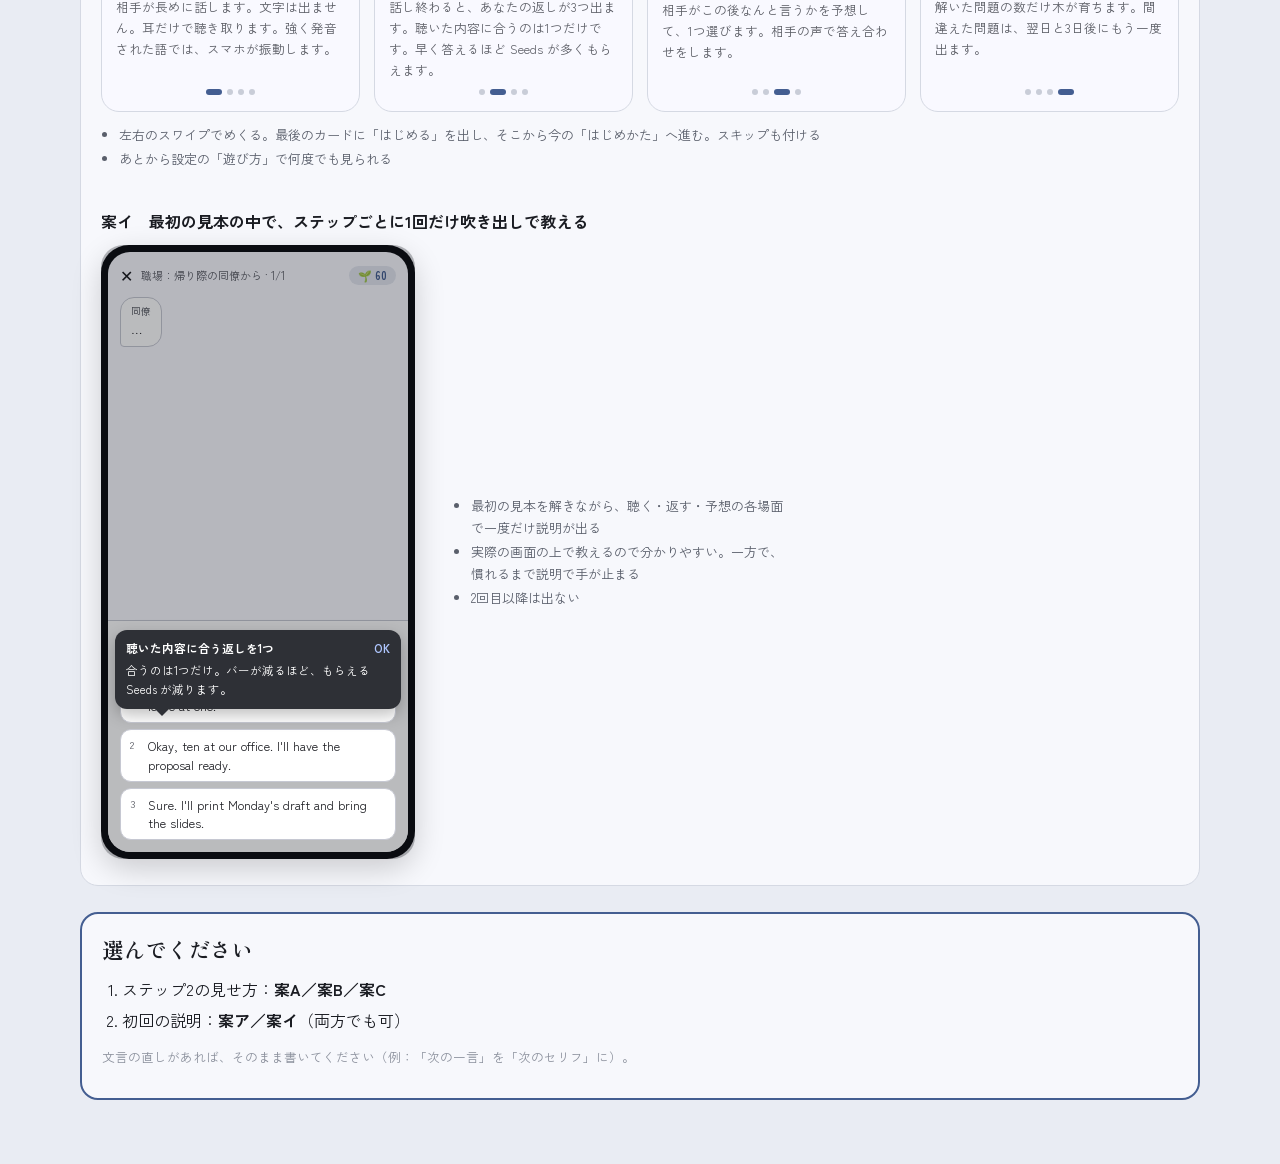
<file: docs/step2_onboarding_preview.html>
<!DOCTYPE html>
<html lang="ja">
<head>
<meta charset="utf-8">
<meta name="viewport" content="width=device-width, initial-scale=1">
<title>予測ステップと初回説明</title>
<link rel="preconnect" href="https://fonts.googleapis.com">
<link rel="stylesheet" href="https://fonts.googleapis.com/css2?family=Zen+Kaku+Gothic+New:wght@400;500;700;900&family=Zen+Old+Mincho:wght@700&display=swap">
<style>
  :root {
    --ground: #E9ECF3; --paper: #F7F8FC; --ink: #1A1C22; --ink2: #5A5F6B; --ink3: #8B909C;
    --rule: #D5D9E3; --accent: #445E91; --accent-ink: #FFFFFF;
    /* the app's own colours, fixed: these are screenshots, not page chrome */
    --app-bg: #F9F9FF; --app-sheet: #FFFFFF; --app-ink: #1A1B20; --app-ink2: #5D5F67;
    --app-line: #C6C8D2; --app-you: #2E3036; --app-primary: #445E91;
    --ok: #3F9D5A; --tent: #3F7FD9; --err: #BA1A1A;
  }
  @media (prefers-color-scheme: dark) {
    :root:not([data-theme="light"]) {
      --ground: #111318; --paper: #1A1D24; --ink: #E6E8EF; --ink2: #AEB3C0; --ink3: #7E8494;
      --rule: #2C313C; --accent: #AFC6FF; --accent-ink: #10203F;
    }
  }
  :root[data-theme="dark"] {
    --ground: #111318; --paper: #1A1D24; --ink: #E6E8EF; --ink2: #AEB3C0; --ink3: #7E8494;
    --rule: #2C313C; --accent: #AFC6FF; --accent-ink: #10203F;
  }
  body { margin: 0;
    background: var(--ground); color: var(--ink);
    font-family: "Zen Kaku Gothic New", "Hiragino Sans", "Noto Sans JP", system-ui, sans-serif;
    line-height: 1.7; padding-inline: 16px; -webkit-font-smoothing: antialiased;
  }
  .wrap { max-width: 1120px; margin: 0 auto; padding-block: 32px 64px; }
  h1 { font-family: "Zen Old Mincho", serif; font-size: clamp(24px, 4vw, 34px); margin: 0 0 8px; text-wrap: balance; letter-spacing: .03em; }
  .lede { color: var(--ink2); margin: 0 0 28px; max-width: 66ch; font-size: 14.5px; }
  h2 { font-family: "Zen Old Mincho", serif; font-size: 21px; margin: 0 0 4px; letter-spacing: .03em; }
  .qline { color: var(--ink2); font-size: 14px; margin: 0 0 18px; max-width: 70ch; }
  section { background: var(--paper); border: 1px solid var(--rule); border-radius: 18px; padding: 22px 20px 26px; margin-bottom: 26px; }
  .row { display: grid; grid-template-columns: repeat(auto-fit, minmax(300px, 1fr)); gap: 22px; align-items: start; }
  .opt { display: flex; flex-direction: column; gap: 10px; }
  .optname { display: flex; align-items: baseline; gap: 8px; }
  .optname b { font-size: 16px; }
  .badge { font-size: 11px; padding: 2px 8px; border-radius: 99px; background: var(--accent); color: var(--accent-ink); font-weight: 700; letter-spacing: .04em; }
  .notes { margin: 0; padding-left: 18px; color: var(--ink2); font-size: 13px; }
  .notes li { margin: 2px 0; }

  /* ---------- phone ---------- */
  .phone { width: 300px; max-width: 100%; height: 600px; border-radius: 28px; background: #0B0C10; padding: 7px; box-shadow: 0 10px 30px rgba(0,0,0,.18); }
  .scr { height: 100%; border-radius: 22px; overflow: hidden; background: var(--app-bg); color: var(--app-ink); display: flex; flex-direction: column; font-size: 12.5px; line-height: 1.45; }
  .top { display: flex; align-items: center; gap: 8px; padding: 12px 12px 6px; color: var(--app-ink2); font-size: 11px; }
  .top .x { font-size: 16px; color: var(--app-ink); }
  .top .sp { margin-left: auto; background: #E3E6F0; color: var(--app-primary); font-weight: 700; padding: 2px 9px; border-radius: 99px; }
  .chat { flex: 1; padding: 4px 12px; display: flex; flex-direction: column; gap: 7px; overflow: hidden; }
  .b { max-width: 86%; padding: 7px 10px 8px; border-radius: 14px; }
  .b .who { display: block; font-size: 9.5px; color: var(--app-ink2); margin-bottom: 1px; }
  .b.p { align-self: flex-start; background: #fff; border: 1px solid var(--app-line); border-bottom-left-radius: 4px; }
  .b.u { align-self: flex-end; background: var(--app-you); color: #fff; border-bottom-right-radius: 4px; }
  .b.u .who { color: #B9BCC6; }
  .b.clip { max-height: 58px; overflow: hidden; -webkit-mask-image: linear-gradient(#000 55%, transparent); mask-image: linear-gradient(#000 55%, transparent); }
  .b.next { align-self: flex-start; border: 2px dashed var(--tent); background: rgba(63,127,217,.07); color: var(--tent); border-bottom-left-radius: 4px; font-weight: 700; }
  .b.next .who { color: var(--tent); }
  .sheet { background: var(--app-sheet); border-top: 1px solid var(--app-line); padding: 10px 12px 12px; display: flex; flex-direction: column; gap: 6px; }
  .phase { font-size: 10px; color: var(--app-ink2); letter-spacing: .05em; }
  .chip { align-self: flex-start; font-size: 10px; font-weight: 700; color: var(--tent); background: rgba(63,127,217,.12); padding: 2px 8px; border-radius: 99px; }
  .title { font-size: 15px; font-weight: 900; }
  .sub { font-size: 10.5px; color: var(--app-ink2); margin-top: -3px; }
  .o { position: relative; border: 1.4px solid var(--app-line); border-radius: 11px; padding: 7px 9px; background: #fff; display: flex; gap: 6px; }
  .o .n { color: var(--app-ink2); font-size: 10.5px; width: 12px; flex: none; }
  .o.tent { border: 2px dashed var(--tent); background: rgba(63,127,217,.07); }
  .o .tag { position: absolute; right: 8px; top: -8px; font-size: 9px; background: var(--tent); color: #fff; padding: 0 6px; border-radius: 8px; }
  .o.say { border-radius: 12px 12px 12px 4px; }
  .o .spk { color: var(--app-ink2); font-size: 10px; flex: none; }
  .btn { margin-top: 2px; background: var(--app-primary); color: #fff; text-align: center; font-weight: 700; border-radius: 11px; padding: 9px; font-size: 13px; }
  .btn.off { background: #E2E3EA; color: #9A9CA6; }

  /* onboarding cards */
  .cards { display: grid; grid-template-columns: repeat(auto-fit, minmax(210px, 1fr)); gap: 14px; }
  .card { background: var(--app-bg); color: var(--app-ink); border-radius: 18px; border: 1px solid var(--rule); padding: 14px 14px 16px; display: flex; flex-direction: column; gap: 8px; min-height: 250px; }
  .card .k { font-size: 11px; color: var(--app-primary); font-weight: 700; letter-spacing: .06em; }
  .card h3 { margin: 0; font-size: 16px; font-weight: 900; }
  .card p { margin: 0; font-size: 12.5px; color: var(--app-ink2); }
  .ill { background: #fff; border: 1px solid var(--app-line); border-radius: 12px; padding: 10px; display: flex; flex-direction: column; gap: 6px; min-height: 92px; justify-content: center; }
  .wave { display: inline-flex; gap: 3px; align-items: center; vertical-align: middle; }
  .wave i { width: 3px; border-radius: 2px; background: var(--tent); }
  .gauge { display: flex; gap: 3px; }
  .gauge i { flex: 1; height: 6px; border-radius: 3px; background: #E4E6EE; }
  .gauge i:first-child { background: #3F9D5A; }
  .mini { border: 1.2px solid var(--app-line); border-radius: 8px; padding: 3px 7px; font-size: 10.5px; }
  .mini.ok { border-color: var(--ok); background: rgba(63,157,90,.1); }
  .dots { display: flex; justify-content: center; gap: 5px; margin-top: auto; }
  .dots i { width: 6px; height: 6px; border-radius: 50%; background: #C9CDD8; }
  .dots i.on { background: var(--app-primary); width: 16px; border-radius: 4px; }
  .sprout { display: block; margin: 0 auto; }

  .coach { position: absolute; left: 14px; right: 14px; bottom: 150px; background: var(--app-you); color: #fff; border-radius: 12px; padding: 9px 11px; font-size: 11.5px; box-shadow: 0 6px 16px rgba(0,0,0,.25); }
  .coach b { display: block; margin-bottom: 2px; }
  .coach .ok { float: right; color: #AFC6FF; font-weight: 700; }
  .coach::after { content: ""; position: absolute; left: 40px; bottom: -7px; border: 7px solid transparent; border-bottom: 0; border-top-color: var(--app-you); }
  .dim { position: relative; }
  .dim::before { content: ""; position: absolute; inset: 0; background: rgba(10,12,18,.28); border-radius: 22px; pointer-events: none; }

  .ask { background: var(--paper); border: 2px solid var(--accent); border-radius: 18px; padding: 18px 20px; }
  .ask h2 { margin-bottom: 8px; }
  .ask ol { margin: 0; padding-left: 20px; }
  .ask li { margin: 4px 0; }
  .muted { color: var(--ink3); font-size: 12.5px; }
  @media (max-width: 420px) { section { padding-inline: 14px; } }
</style>
</head>
<body>

<div class="wrap">
  <h1>予測ステップと初回説明</h1>
  <p class="lede">実機で「ステップ2が相手の返答（予測）だと分かりにくい」「初回起動時に説明がほしい」とのことだったので、案を並べました。画面は見本の問題（帰り際の同僚）を使っています。どれか選んでいただければ、そのまま実装します。</p>

  <section>
    <h2>3. ステップ2の見せ方</h2>
    <p class="qline">今の画面は「ステップ2 ・ 予測／同僚はどう返してくる？」で、選択肢は普通の四角です。そのため、何を選んでいるのか（相手がこの後に言うこと）が画面から伝わりにくい状態です。</p>
    <div class="row">

      <div class="opt">
        <div class="optname"><b>案A　会話に「次の一言」の空欄を出す</b></div>
        <div class="phone"><div class="scr">
          <div class="top"><span class="x">✕</span>職場：帰り際の同僚から · 1/1<span class="sp">🌱 80</span></div>
          <div class="chat">
            <div class="b p clip"><span class="who">同僚</span>Hey, quick one before you head out. The client moved tomorrow's kickoff from ten to two…</div>
            <div class="b u"><span class="who">あなた</span>Got it. Two o'clock at their office, so we leave at one. I'll print last night's version.</div>
            <div class="b next"><span class="who">同僚</span>？ 次の一言</div>
          </div>
          <div class="sheet">
            <div class="title">同僚は次に何と言う？</div>
            <div class="o"><span class="n">1</span>時間は10時のままだと言い直す</div>
            <div class="o tent"><span class="tag">予想</span><span class="n">2</span>礼を言って、1時にロビーで待ち合わせようと言う</div>
            <div class="o"><span class="n">3</span>スライドも印刷してほしいと頼む</div>
            <div class="btn">答え合わせを聴く ▶</div>
          </div>
        </div></div>
        <ul class="notes">
          <li>会話の中に、相手の次の吹き出しが点線の空欄で出る。そこを埋めるのだと目で分かる</li>
          <li>「ステップ2」の札はなくし、見出しを「同僚は次に何と言う？」にする</li>
          <li>ボタンは「聴く」から「答え合わせを聴く」に変える</li>
        </ul>
      </div>

      <div class="opt">
        <div class="optname"><b>案B　選択肢を相手のセリフとして書く</b></div>
        <div class="phone"><div class="scr">
          <div class="top"><span class="x">✕</span>職場：帰り際の同僚から · 1/1<span class="sp">🌱 80</span></div>
          <div class="chat">
            <div class="b p clip"><span class="who">同僚</span>Hey, quick one before you head out. The client moved tomorrow's kickoff from ten to two…</div>
            <div class="b u"><span class="who">あなた</span>Got it. Two o'clock at their office, so we leave at one. I'll print last night's version.</div>
          </div>
          <div class="sheet">
            <span class="chip">相手の返事を予想</span>
            <div class="title">同僚の返事はどれ？</div>
            <div class="o say"><span class="spk">同僚：</span>時間は10時のままだと言い直す</div>
            <div class="o say tent"><span class="tag">予想</span><span class="spk">同僚：</span>礼を言って、1時にロビーで待ち合わせようと言う</div>
            <div class="o say"><span class="spk">同僚：</span>スライドも印刷してほしいと頼む</div>
            <div class="btn">答え合わせを聴く ▶</div>
          </div>
        </div></div>
        <ul class="notes">
          <li>選択肢の頭に「同僚：」を付け、角を吹き出しの形にする。選んでいるのが相手の言葉だと分かる</li>
          <li>上に「相手の返事を予想」の札を出す</li>
          <li>会話の部分は今のまま</li>
        </ul>
      </div>

      <div class="opt">
        <div class="optname"><b>案C　AとBの両方</b> <span class="badge">おすすめ</span></div>
        <div class="phone"><div class="scr">
          <div class="top"><span class="x">✕</span>職場：帰り際の同僚から · 1/1<span class="sp">🌱 80</span></div>
          <div class="chat">
            <div class="b p clip"><span class="who">同僚</span>Hey, quick one before you head out. The client moved tomorrow's kickoff from ten to two…</div>
            <div class="b u"><span class="who">あなた</span>Got it. Two o'clock at their office, so we leave at one. I'll print last night's version.</div>
            <div class="b next"><span class="who">同僚</span>？ 次の一言</div>
          </div>
          <div class="sheet">
            <div class="title">同僚は次に何と言う？</div>
            <div class="o say"><span class="spk">同僚：</span>時間は10時のままだと言い直す</div>
            <div class="o say tent"><span class="tag">予想</span><span class="spk">同僚：</span>礼を言って、1時にロビーで待ち合わせようと言う</div>
            <div class="o say"><span class="spk">同僚：</span>スライドも印刷してほしいと頼む</div>
            <div class="btn">答え合わせを聴く ▶</div>
          </div>
        </div></div>
        <ul class="notes">
          <li>会話に空欄があり、選択肢はその空欄に入る相手のセリフとして並ぶ。見出しを読まなくても意味が通る</li>
          <li>答え合わせでは、空欄が実際の返答（英語）に置き換わる</li>
          <li>仮置きの札は「仮」から「予想」に変える（何の仮なのかが伝わるため）</li>
        </ul>
      </div>
    </div>
  </section>

  <section>
    <h2>4. 初回起動時の説明</h2>
    <p class="qline">今は、言語を選ぶとすぐ「はじめかた」（AIに問題を作らせる4ステップ）が出ます。問題そのものの遊び方の説明はありません。</p>
    <div class="row" style="grid-template-columns: 1fr;">
      <div class="opt">
        <div class="optname"><b>案ア　言語選択の直後に、4枚のカードで遊び方を見せる</b> <span class="badge">おすすめ</span></div>
        <div class="cards">
          <div class="card">
            <span class="k">1 / 4</span>
            <h3>聴く</h3>
            <div class="ill">
              <div class="b p" style="max-width:100%"><span class="who">同僚</span><span class="wave"><i style="height:6px"></i><i style="height:12px"></i><i style="height:8px"></i><i style="height:13px"></i></span> …</div>
            </div>
            <p>相手が長めに話します。文字は出ません。耳だけで聴き取ります。強く発音された語では、スマホが振動します。</p>
            <div class="dots"><i class="on"></i><i></i><i></i><i></i></div>
          </div>
          <div class="card">
            <span class="k">2 / 4</span>
            <h3>返す</h3>
            <div class="ill">
              <div class="gauge"><i></i><i></i><i></i><i></i><i></i></div>
              <div class="mini ok">Got it. Two o'clock at their office…</div>
              <div class="mini">Okay, ten at our office…</div>
            </div>
            <p>話し終わると、あなたの返しが3つ出ます。聴いた内容に合うのは1つだけです。早く答えるほど Seeds が多くもらえます。</p>
            <div class="dots"><i></i><i class="on"></i><i></i><i></i></div>
          </div>
          <div class="card">
            <span class="k">3 / 4</span>
            <h3>次の一言を予想</h3>
            <div class="ill">
              <div class="b next" style="max-width:100%"><span class="who">同僚</span>？ 次の一言</div>
              <div class="mini">同僚：礼を言って、1時にロビーで…</div>
            </div>
            <p>相手がこの後なんと言うかを予想して、1つ選びます。相手の声で答え合わせをします。</p>
            <div class="dots"><i></i><i></i><i class="on"></i><i></i></div>
          </div>
          <div class="card">
            <span class="k">4 / 4</span>
            <h3>木が育つ</h3>
            <div class="ill">
              <svg class="sprout" width="90" height="60" viewBox="0 0 90 60" role="img" aria-label="芽"><rect x="0" y="46" width="90" height="14" fill="#5C9A3E"/><path d="M45 46 L46 22" stroke="#4C8C3A" stroke-width="4" stroke-linecap="round" fill="none"/><ellipse cx="36" cy="20" rx="11" ry="5.5" transform="rotate(20 36 20)" fill="#3E7A3A"/><ellipse cx="56" cy="19" rx="11" ry="5.5" transform="rotate(-20 56 19)" fill="#66B04C"/></svg>
            </div>
            <p>解いた問題の数だけ木が育ちます。間違えた問題は、翌日と3日後にもう一度出ます。</p>
            <div class="dots"><i></i><i></i><i></i><i class="on"></i></div>
          </div>
        </div>
        <ul class="notes">
          <li>左右のスワイプでめくる。最後のカードに「はじめる」を出し、そこから今の「はじめかた」へ進む。スキップも付ける</li>
          <li>あとから設定の「遊び方」で何度でも見られる</li>
        </ul>
      </div>

      <div class="opt" style="margin-top:14px">
        <div class="optname"><b>案イ　最初の見本の中で、ステップごとに1回だけ吹き出しで教える</b></div>
        <div class="row" style="grid-template-columns: repeat(auto-fit, minmax(300px, 330px));">
          <div class="phone dim" style="position:relative"><div class="scr">
            <div class="top"><span class="x">✕</span>職場：帰り際の同僚から · 1/1<span class="sp">🌱 60</span></div>
            <div class="chat"><div class="b p"><span class="who">同僚</span>…</div></div>
            <div class="sheet">
              <div class="title">あなたは何を返す？</div>
              <div class="gauge"><i></i><i></i><i></i><i></i><i></i></div>
              <div class="o"><span class="n">1</span>Got it. Two o'clock at their office, so we leave at one.</div>
              <div class="o"><span class="n">2</span>Okay, ten at our office. I'll have the proposal ready.</div>
              <div class="o"><span class="n">3</span>Sure. I'll print Monday's draft and bring the slides.</div>
            </div>
          </div>
          <div class="coach"><span class="ok">OK</span><b>聴いた内容に合う返しを1つ</b>合うのは1つだけ。バーが減るほど、もらえる Seeds が減ります。</div>
          </div>
          <ul class="notes" style="align-self:center">
            <li>最初の見本を解きながら、聴く・返す・予想の各場面で一度だけ説明が出る</li>
            <li>実際の画面の上で教えるので分かりやすい。一方で、慣れるまで説明で手が止まる</li>
            <li>2回目以降は出ない</li>
          </ul>
        </div>
      </div>
    </div>
  </section>

  <div class="ask">
    <h2>選んでください</h2>
    <ol>
      <li>ステップ2の見せ方：<b>案A／案B／案C</b></li>
      <li>初回の説明：<b>案ア／案イ</b>（両方でも可）</li>
    </ol>
    <p class="muted">文言の直しがあれば、そのまま書いてください（例：「次の一言」を「次のセリフ」に）。</p>
  </div>
</div>
</body>
</html>
</file>
<file: web/css/app.css>
/* Frequency - a tool used daily, so calm over decorative.
   Light palette on :root, dark redefined in both the media query and the
   explicit attribute so either path resolves. */

:root {
  color-scheme: light dark;

  --bg: #f6f7fb;
  --surface: #ffffff;
  --surface-2: #f0f2f8;
  --border: #e2e6f0;
  --ink: #171a21;
  --ink-soft: #4a5163;
  --ink-faint: #7d8598;

  --accent: #5b8def;
  --accent-ink: #2b5fc4;
  --accent-soft: #e8f0ff;
  --ok: #2e9e6b;
  --ok-soft: #e3f6ec;
  --bad: #d9534f;
  --bad-soft: #fdeaea;
  --warn: #b8860b;
  --warn-soft: #fdf4e0;
  --streak: #f0883e;

  --radius: 16px;
  --radius-sm: 10px;
  --shadow: 0 1px 2px rgba(16, 24, 40, .06), 0 8px 24px rgba(16, 24, 40, .06);
  --font: -apple-system, BlinkMacSystemFont, "Segoe UI", "Hiragino Sans",
          "Noto Sans JP", Meiryo, system-ui, sans-serif;
  --mono: ui-monospace, SFMono-Regular, "SF Mono", Menlo, Consolas, monospace;
  --maxw: 640px;
}

@media (prefers-color-scheme: dark) {
  :root:not([data-theme="light"]) {
    --bg: #0f1218;
    --surface: #171b24;
    --surface-2: #1e2430;
    --border: #2a3140;
    --ink: #eef1f7;
    --ink-soft: #b3bbcc;
    --ink-faint: #808a9e;
    --accent: #79a4ff;
    --accent-ink: #a8c4ff;
    --accent-soft: #1c2740;
    --ok: #4cc38a;
    --ok-soft: #16301f;
    --bad: #f2777a;
    --bad-soft: #331a1c;
    --warn: #e0b341;
    --warn-soft: #302713;
    --shadow: 0 1px 2px rgba(0,0,0,.4), 0 8px 24px rgba(0,0,0,.3);
  }
}

:root[data-theme="dark"] {
  --bg: #0f1218;
  --surface: #171b24;
  --surface-2: #1e2430;
  --border: #2a3140;
  --ink: #eef1f7;
  --ink-soft: #b3bbcc;
  --ink-faint: #808a9e;
  --accent: #79a4ff;
  --accent-ink: #a8c4ff;
  --accent-soft: #1c2740;
  --ok: #4cc38a;
  --ok-soft: #16301f;
  --bad: #f2777a;
  --bad-soft: #331a1c;
  --warn: #e0b341;
  --warn-soft: #302713;
  --shadow: 0 1px 2px rgba(0,0,0,.4), 0 8px 24px rgba(0,0,0,.3);
}

* { box-sizing: border-box; }

/* The `hidden` attribute is the app's only mechanism for showing and hiding
   views, so it must beat any class that sets `display` (.boot, .tabbar and
   .topstats all do). Without this the boot overlay covers the whole app. */
[hidden] { display: none !important; }

html, body {
  margin: 0; padding: 0;
  background: var(--bg);
  color: var(--ink);
  font-family: var(--font);
  font-size: 16px;
  line-height: 1.6;
  -webkit-text-size-adjust: 100%;
}

body { overflow-x: hidden; }

h1 { font-size: 1.5rem; line-height: 1.35; margin: 0 0 12px; letter-spacing: -.01em; }
h2 { font-size: 1.05rem; margin: 0 0 8px; }
p { margin: 0 0 12px; }

.skip-link {
  position: absolute; left: -9999px; top: 0; z-index: 100;
  background: var(--accent); color: #fff; padding: 10px 16px; border-radius: 0 0 8px 0;
}
.skip-link:focus { left: 0; }

:focus-visible {
  outline: 3px solid var(--accent);
  outline-offset: 2px;
  border-radius: 6px;
}

/* ------------------------------------------------------------------ boot */
.boot {
  position: fixed; inset: 0; display: grid; place-items: center;
  background: var(--bg); z-index: 50;
}
.boot-inner { text-align: center; color: var(--ink-faint); }
.boot-mark { font-size: 2.5rem; margin-bottom: 8px; }

/* --------------------------------------------------------------- chrome */
.app { min-height: 100dvh; display: flex; flex-direction: column; }

.topbar {
  position: sticky; top: 0; z-index: 20;
  display: flex; align-items: center; justify-content: space-between; gap: 12px;
  padding: 10px max(14px, env(safe-area-inset-left)) 10px max(14px, env(safe-area-inset-right));
  background: color-mix(in srgb, var(--bg) 88%, transparent);
  backdrop-filter: saturate(1.4) blur(10px);
  border-bottom: 1px solid var(--border);
}
.brand {
  display: inline-flex; align-items: center; gap: 8px;
  background: none; border: 0; padding: 4px; cursor: pointer;
  color: var(--ink); font: inherit; font-weight: 700;
}
.brand-mark { font-size: 1.15rem; }
.brand-name { letter-spacing: -.01em; }

.topstats { display: flex; gap: 8px; align-items: center; }
.pill {
  display: inline-flex; align-items: center; gap: 5px;
  background: var(--surface); border: 1px solid var(--border);
  border-radius: 999px; padding: 4px 11px;
  font-size: .82rem; font-weight: 700; font-variant-numeric: tabular-nums;
}
.pill.streak { color: var(--streak); }
.pill.xp { color: var(--accent-ink); }

.main {
  flex: 1;
  width: 100%; max-width: var(--maxw); margin: 0 auto;
  padding: 18px max(14px, env(safe-area-inset-left)) 96px max(14px, env(safe-area-inset-right));
}

.view { animation: fade .18s ease; }
@keyframes fade { from { opacity: 0; transform: translateY(4px); } to { opacity: 1; transform: none; } }
@media (prefers-reduced-motion: reduce) {
  .view { animation: none; }
  * { animation-duration: .001ms !important; transition-duration: .001ms !important; }
}

.tabbar {
  position: fixed; left: 0; right: 0; bottom: 0; z-index: 20;
  display: grid; grid-template-columns: repeat(4, 1fr);
  background: color-mix(in srgb, var(--surface) 94%, transparent);
  backdrop-filter: blur(10px);
  border-top: 1px solid var(--border);
  padding-bottom: env(safe-area-inset-bottom);
}
.tabbtn {
  display: flex; flex-direction: column; align-items: center; gap: 2px;
  background: none; border: 0; padding: 9px 4px 8px; cursor: pointer;
  color: var(--ink-faint); font: inherit; font-size: .68rem; font-weight: 600;
}
.tabbtn span { font-size: 1.15rem; line-height: 1; }
.tabbtn.active { color: var(--accent-ink); }

/* ---------------------------------------------------------------- pieces */
.eyebrow {
  font-size: .72rem; font-weight: 700; letter-spacing: .1em;
  text-transform: uppercase; color: var(--ink-faint); margin: 0 0 6px;
}
.hint { font-size: .85rem; color: var(--ink-faint); }
.lede { color: var(--ink-soft); }

.card {
  background: var(--surface); border: 1px solid var(--border);
  border-radius: var(--radius); padding: 16px; margin: 0 0 14px;
  box-shadow: var(--shadow);
}

.btn {
  display: block; width: 100%; margin: 8px 0 0;
  padding: 13px 16px; border-radius: 12px; border: 1px solid transparent;
  font: inherit; font-weight: 700; cursor: pointer; text-align: center;
  transition: transform .06s ease, background .15s ease;
}
.btn:active { transform: scale(.99); }
.btn:disabled { opacity: .45; cursor: not-allowed; }
.btn-lg { padding: 16px; font-size: 1.05rem; }
.btn-primary { background: var(--accent); color: #fff; }
.btn-secondary { background: var(--accent-soft); color: var(--accent-ink); }
.btn-ghost { background: var(--surface-2); color: var(--ink); border-color: var(--border); }
.btn-quiet { background: none; color: var(--ink-faint); font-weight: 600; font-size: .88rem; }
.btn-danger { background: var(--bad-soft); color: var(--bad); border-color: transparent; }

.back {
  background: none; border: 0; padding: 4px 0 10px; cursor: pointer;
  color: var(--ink-faint); font: inherit; font-size: .88rem;
}

.paste {
  width: 100%; margin: 10px 0; padding: 14px;
  border: 1px solid var(--border); border-radius: 12px;
  background: var(--surface); color: var(--ink);
  font-family: var(--mono); font-size: .85rem; line-height: 1.55;
  resize: vertical; min-height: 140px;
}

.field { margin: 0 0 12px; }
.field label { display: block; font-size: .82rem; font-weight: 700; margin-bottom: 5px; }
select, .search, input[type="range"] {
  width: 100%; padding: 11px 12px;
  border: 1px solid var(--border); border-radius: 10px;
  background: var(--surface); color: var(--ink); font: inherit;
}
input[type="range"] { padding: 0; accent-color: var(--accent); }

.alert {
  border-radius: 12px; padding: 12px 14px; margin: 10px 0;
  background: var(--bad-soft); color: var(--bad);
  font-size: .88rem; border: 1px solid transparent;
}
.alert-quiet { background: var(--warn-soft); color: var(--warn); }
.alert ul { margin: 6px 0 0; padding-left: 18px; }

.result {
  border-radius: 12px; padding: 14px; margin: 12px 0;
  background: var(--ok-soft); color: var(--ok); font-size: .9rem;
}
.result strong { display: block; margin-bottom: 4px; }
.result dl { margin: 6px 0 0; display: grid; grid-template-columns: auto 1fr; gap: 2px 10px; }
.result dt { color: var(--ink-soft); }
.result dd { margin: 0; font-weight: 700; font-variant-numeric: tabular-nums; }

.privacy {
  font-size: .78rem; color: var(--ink-faint);
  background: var(--surface-2); border-radius: 12px; padding: 12px; margin: 14px 0;
}

/* ------------------------------------------------------------ onboarding */
.hero { margin-bottom: 20px; }
.hero h1 { font-size: 1.7rem; }

.steps { list-style: none; margin: 0 0 18px; padding: 0; display: grid; gap: 10px; }
.steps li { display: flex; gap: 12px; align-items: flex-start; }
.steps p { margin: 0; font-size: .84rem; color: var(--ink-faint); }
.step-n {
  flex: none; width: 26px; height: 26px; border-radius: 50%;
  background: var(--accent-soft); color: var(--accent-ink);
  display: grid; place-items: center; font-size: .8rem; font-weight: 700;
}

.domain-list { display: grid; gap: 10px; margin-bottom: 14px; }
.domain-row {
  display: flex; gap: 12px; align-items: flex-start;
  background: var(--surface); border: 1px solid var(--border);
  border-radius: var(--radius); padding: 14px; cursor: pointer;
}
.domain-row.on { border-color: var(--accent); background: var(--accent-soft); }
.domain-row input { margin: 3px 0 0; width: 18px; height: 18px; accent-color: var(--accent); flex: none; }
.domain-row .dn { font-weight: 700; }
.domain-row .dj { font-size: .82rem; color: var(--ink-faint); }
.domain-row .dmeta { font-size: .74rem; color: var(--ink-faint); margin-top: 4px; }
.imp { color: var(--streak); letter-spacing: .06em; }

.celebrate { font-size: 3rem; text-align: center; margin: 10px 0; }
.ready-stats { display: grid; grid-template-columns: repeat(2, 1fr); gap: 10px; margin: 16px 0; }
.ready-stats div {
  background: var(--surface); border: 1px solid var(--border);
  border-radius: var(--radius); padding: 14px; text-align: center;
}
.ready-stats b { display: block; font-size: 1.5rem; font-variant-numeric: tabular-nums; }
.ready-stats span { font-size: .76rem; color: var(--ink-faint); }

/* ------------------------------------------------------------------ home */
.streak-banner {
  background: var(--accent-soft); border-radius: var(--radius);
  padding: 14px; margin-bottom: 14px;
}
.streak-banner strong { display: block; color: var(--accent-ink); }
.streak-banner p { margin: 2px 0 0; font-size: .85rem; color: var(--accent-ink); }

.today {
  background: var(--surface); border: 1px solid var(--border);
  border-radius: var(--radius); padding: 16px; margin-bottom: 14px;
  box-shadow: var(--shadow);
}
.today-head { display: flex; align-items: center; justify-content: space-between; gap: 10px; margin-bottom: 10px; }
.today-head .eyebrow { margin: 0; }
.domain-select { width: auto; max-width: 60%; padding: 6px 10px; font-size: .82rem; }

.today-grid { display: grid; grid-template-columns: repeat(3, 1fr); gap: 8px; }
.metric { text-align: center; padding: 10px 4px; background: var(--surface-2); border-radius: 12px; }
.metric-n { display: block; font-size: 1.6rem; font-weight: 700; font-variant-numeric: tabular-nums; line-height: 1.1; }
.metric-l { font-size: .72rem; color: var(--ink-faint); font-weight: 600; }
.metric-due .metric-n { color: var(--accent-ink); }

#home-actions { margin-bottom: 14px; }
.mini { display: flex; flex-wrap: wrap; gap: 8px; }
.mini .m {
  flex: 1 1 auto; background: var(--surface); border: 1px solid var(--border);
  border-radius: 12px; padding: 10px 12px; font-size: .78rem; color: var(--ink-faint);
}
.mini .m b { display: block; font-size: 1rem; color: var(--ink); font-variant-numeric: tabular-nums; }

/* ------------------------------------------------------------------ quiz */
.view-quiz { display: flex; flex-direction: column; min-height: calc(100dvh - 150px); }
.quiz-top { display: flex; align-items: center; gap: 12px; margin-bottom: 14px; }
.quit {
  flex: none; width: 34px; height: 34px; border-radius: 50%;
  background: var(--surface-2); border: 1px solid var(--border);
  color: var(--ink-faint); font-size: 1.1rem; line-height: 1; cursor: pointer;
}
.dots { flex: 1; display: flex; gap: 5px; }
.dots .d { flex: 1; height: 5px; border-radius: 3px; background: var(--surface-2); }
.dots .d.done { background: var(--ok); }
.dots .d.now { background: var(--accent); }

.qmeta { display: flex; gap: 6px; flex-wrap: wrap; margin-bottom: 10px; }
.chip {
  font-size: .7rem; font-weight: 700; padding: 4px 10px; border-radius: 999px;
  background: var(--accent-soft); color: var(--accent-ink);
}
.chip-quiet { background: var(--surface-2); color: var(--ink-faint); }
.chip-due { background: var(--warn-soft); color: var(--warn); }

.qprompt { font-size: .92rem; color: var(--ink-soft); margin-bottom: 14px; }

.play {
  width: 100%; padding: 20px; margin-bottom: 14px;
  border: 1px solid var(--border); border-radius: var(--radius);
  background: var(--surface); color: var(--ink); cursor: pointer;
  display: flex; align-items: center; justify-content: center; gap: 10px;
  font: inherit; font-weight: 700; box-shadow: var(--shadow);
}
.play-icon {
  width: 40px; height: 40px; border-radius: 50%; flex: none;
  background: var(--accent); color: #fff;
  display: grid; place-items: center; font-size: 1rem; padding-left: 3px;
}
.play.pulse .play-icon { animation: pulse 1.8s ease-in-out infinite; }
@keyframes pulse {
  0%, 100% { box-shadow: 0 0 0 0 color-mix(in srgb, var(--accent) 45%, transparent); }
  50% { box-shadow: 0 0 0 12px transparent; }
}

.qbody { flex: 1; margin-bottom: 14px; }

.options { display: grid; gap: 8px; }
.option {
  width: 100%; text-align: left; padding: 14px 16px;
  border: 1.5px solid var(--border); border-radius: 12px;
  background: var(--surface); color: var(--ink); font: inherit; cursor: pointer;
}
.option.sel { border-color: var(--accent); background: var(--accent-soft); }
.option.right { border-color: var(--ok); background: var(--ok-soft); }
.option.wrong { border-color: var(--bad); background: var(--bad-soft); }

.dictation-line {
  background: var(--surface); border: 1px solid var(--border);
  border-radius: 12px; padding: 16px; margin-bottom: 10px;
  font-size: 1.05rem; line-height: 1.9; word-break: break-word;
}
.blank {
  display: inline-block; min-width: 90px; border-bottom: 2px dashed var(--accent);
  color: var(--accent-ink); font-weight: 700; text-align: center;
}
.dictation-input {
  width: 100%; padding: 14px; font-size: 1.05rem;
  border: 1.5px solid var(--border); border-radius: 12px;
  background: var(--surface); color: var(--ink); font-family: var(--font);
}

.play-count {
  position: absolute; right: 14px; top: 50%; transform: translateY(-50%);
  font-size: .74rem; font-weight: 700; color: var(--ink-faint);
  background: var(--surface-2); border-radius: 999px; padding: 3px 10px;
}
.play-count.out { color: var(--bad); background: var(--bad-soft); }
.play { position: relative; }
.play:disabled { opacity: .55; cursor: not-allowed; }
.play:disabled .play-icon { background: var(--ink-faint); }

.dictation-line.hidden-ctx {
  display: flex; align-items: center; justify-content: center; gap: 10px;
  color: var(--ink-faint); font-size: .9rem;
}
.masked { font-style: italic; }

.tiles { display: flex; flex-wrap: wrap; gap: 7px; }
.slot {
  min-height: 56px; padding: 10px; margin-bottom: 10px;
  border: 1.5px dashed var(--border); border-radius: 12px;
  display: flex; flex-wrap: wrap; gap: 7px; align-content: flex-start;
  background: var(--surface);
}
/* Tap targets sized for thumbs: 44px is the smallest comfortable touch area,
   and the exercises are built entirely from these buttons so a phone needs no
   keyboard. */
.tile {
  min-height: 46px; padding: 11px 15px; border-radius: 10px; cursor: pointer;
  border: 1px solid var(--border); background: var(--surface-2);
  color: var(--ink); font: inherit; font-size: 1rem;
  touch-action: manipulation;
}
.tile.used { opacity: .28; pointer-events: none; }
.slot { min-height: 66px; }
.option { min-height: 52px; touch-action: manipulation; }
.play { min-height: 84px; touch-action: manipulation; }
.btn { min-height: 48px; touch-action: manipulation; }
.switch-input { display: block; margin: 12px auto 0; padding: 8px; }

.feedback { border-radius: 12px; padding: 14px; margin-bottom: 12px; }
.feedback.ok { background: var(--ok-soft); }
.feedback.ng { background: var(--bad-soft); }
.feedback .fb-head { font-weight: 700; margin-bottom: 6px; }
.feedback.ok .fb-head { color: var(--ok); }
.feedback.ng .fb-head { color: var(--bad); }
.feedback .en { font-size: 1rem; font-weight: 600; margin: 4px 0; }
.feedback .ja { font-size: .88rem; color: var(--ink-soft); }
.feedback .tgt { font-size: .82rem; color: var(--ink-faint); margin-top: 6px; }
.feedback .xp { font-weight: 700; color: var(--accent-ink); font-variant-numeric: tabular-nums; }

/* --------------------------------------------------------------- summary */
.summary-grid { display: grid; grid-template-columns: repeat(2, 1fr); gap: 10px; margin: 14px 0; }
.summary-grid div {
  background: var(--surface); border: 1px solid var(--border);
  border-radius: var(--radius); padding: 14px; text-align: center;
}
.summary-grid b { display: block; font-size: 1.4rem; font-variant-numeric: tabular-nums; }
.summary-grid span { font-size: .74rem; color: var(--ink-faint); }

.chest { text-align: center; background: var(--surface); border: 1px solid var(--border);
  border-radius: var(--radius); padding: 18px; margin-bottom: 14px; }
.chest-btn { background: none; border: 0; font-size: 3rem; cursor: pointer; line-height: 1; }
.chest-btn.open { animation: pop .4s ease; }
@keyframes pop { 50% { transform: scale(1.25) rotate(-6deg); } }
.chest-result { font-weight: 700; margin: 8px 0 0; min-height: 1.6em; }

/* --------------------------------------------------------------- library */
.tabs { display: flex; gap: 6px; margin-bottom: 10px; }
.tab {
  flex: 1; padding: 9px; border-radius: 10px; cursor: pointer;
  border: 1px solid var(--border); background: var(--surface);
  color: var(--ink-faint); font: inherit; font-weight: 700; font-size: .85rem;
}
.tab.active { background: var(--accent-soft); color: var(--accent-ink); border-color: var(--accent); }
.search { margin-bottom: 10px; }

.lib-list { display: grid; gap: 8px; }
.lib-row {
  background: var(--surface); border: 1px solid var(--border);
  border-radius: 12px; padding: 12px 14px;
}
.lib-row.off { opacity: .5; }
.lib-row .lt { font-weight: 700; word-break: break-word; }
.lib-row .lj { font-size: .84rem; color: var(--ink-faint); }
.lib-row .lb { display: flex; gap: 8px; align-items: center; margin-top: 8px; flex-wrap: wrap; }
.lib-row .box {
  font-size: .7rem; padding: 2px 8px; border-radius: 999px;
  background: var(--surface-2); color: var(--ink-faint); font-weight: 700;
}
.lib-row .box.mastered { background: var(--ok-soft); color: var(--ok); }
.lib-row .box.due { background: var(--warn-soft); color: var(--warn); }
.linkbtn {
  background: none; border: 0; padding: 0; cursor: pointer;
  color: var(--ink-faint); font: inherit; font-size: .78rem; text-decoration: underline;
}
.empty { text-align: center; color: var(--ink-faint); padding: 30px 10px; font-size: .9rem; }

/* ----------------------------------------------------------------- stats */
.stat-block { background: var(--surface); border: 1px solid var(--border);
  border-radius: var(--radius); padding: 16px; margin-bottom: 12px; }
.stat-grid { display: grid; grid-template-columns: repeat(3, 1fr); gap: 8px; }
.stat-grid div { text-align: center; }
.stat-grid b { display: block; font-size: 1.3rem; font-variant-numeric: tabular-nums; }
.stat-grid span { font-size: .72rem; color: var(--ink-faint); }
.bar { height: 8px; border-radius: 4px; background: var(--surface-2); overflow: hidden; margin-top: 5px; }
.bar > i { display: block; height: 100%; background: var(--accent); }
.fmt-row { display: grid; grid-template-columns: 84px 1fr 54px; gap: 10px; align-items: center;
  font-size: .84rem; margin-bottom: 8px; }
.fmt-row .n { text-align: right; font-variant-numeric: tabular-nums; color: var(--ink-faint); }

.heat { display: grid; grid-template-columns: repeat(7, 1fr); gap: 4px; margin-top: 10px; }
.heat i { aspect-ratio: 1; border-radius: 4px; background: var(--surface-2); display: block; }
.heat i.l1 { background: color-mix(in srgb, var(--accent) 30%, var(--surface-2)); }
.heat i.l2 { background: color-mix(in srgb, var(--accent) 60%, var(--surface-2)); }
.heat i.l3 { background: var(--accent); }

/* ---------------------------------------------------------------- toast */
.toast {
  position: fixed; left: 50%; bottom: 84px; transform: translateX(-50%);
  background: var(--ink); color: var(--bg);
  padding: 11px 18px; border-radius: 999px; font-size: .86rem; font-weight: 600;
  z-index: 40; max-width: 88vw; text-align: center;
}

.confirm {
  border: 0; border-radius: var(--radius); padding: 20px;
  background: var(--surface); color: var(--ink);
  max-width: 380px; width: calc(100vw - 40px); box-shadow: var(--shadow);
}
.confirm::backdrop { background: rgba(0,0,0,.45); }
.confirm h2 { margin-top: 0; }
.confirm-actions { display: flex; gap: 8px; margin-top: 14px; }
.confirm-actions .btn { margin: 0; }

@media (min-width: 560px) {
  .main { padding-left: 20px; padding-right: 20px; }
  h1 { font-size: 1.7rem; }
}

.rule { border: 0; border-top: 1px solid var(--border); margin: 16px 0; }

.reset-summary {
  display: flex; flex-wrap: wrap; gap: 6px; margin: 10px 0 14px;
}
.reset-summary span {
  background: var(--surface-2); border-radius: 999px; padding: 4px 11px;
  font-size: .76rem; color: var(--ink-faint); font-weight: 600;
}
.reset-summary span b { color: var(--ink); font-variant-numeric: tabular-nums; }

.group-label {
  font-size: .74rem; font-weight: 700; letter-spacing: .04em;
  color: var(--ink-faint); margin: 0 0 4px;
}

.dictation-ja {
  font-size: .85rem; color: var(--ink-faint);
  margin: -4px 0 10px; padding: 0 2px;
}
</file>
